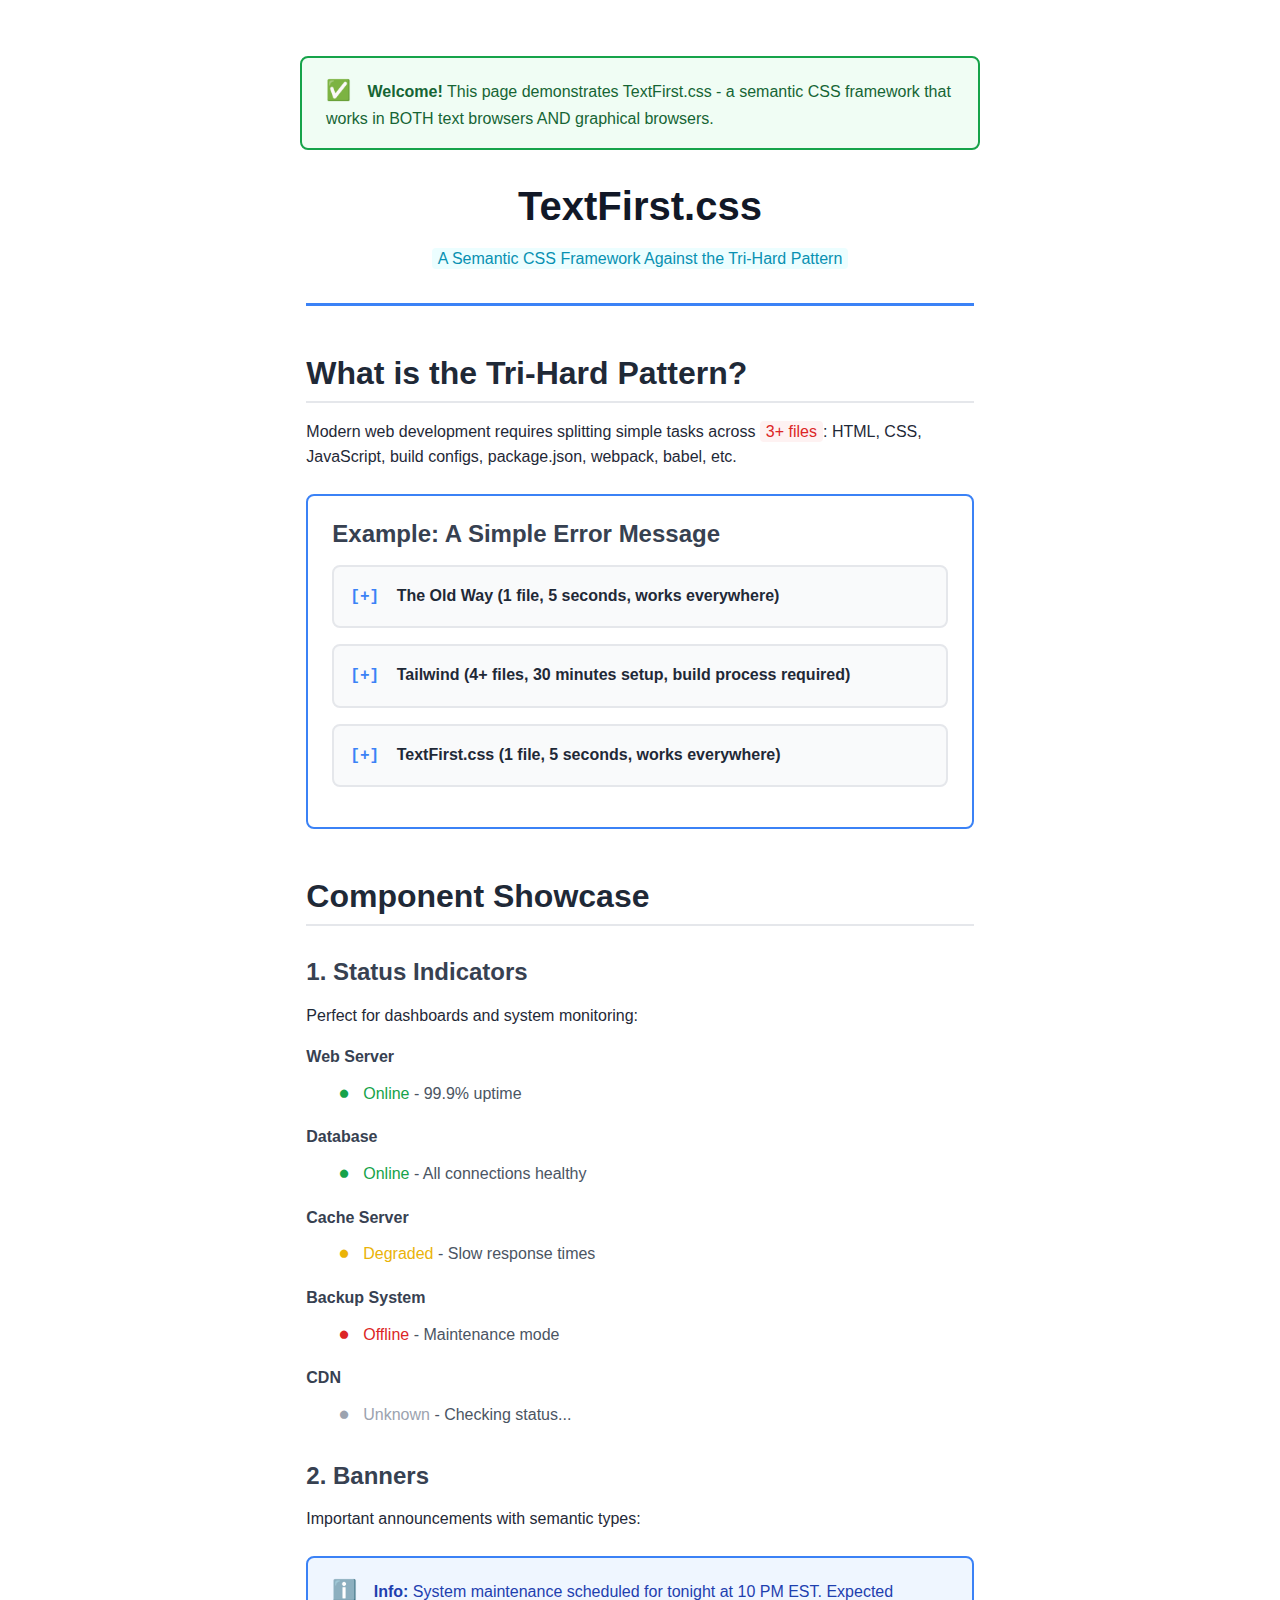
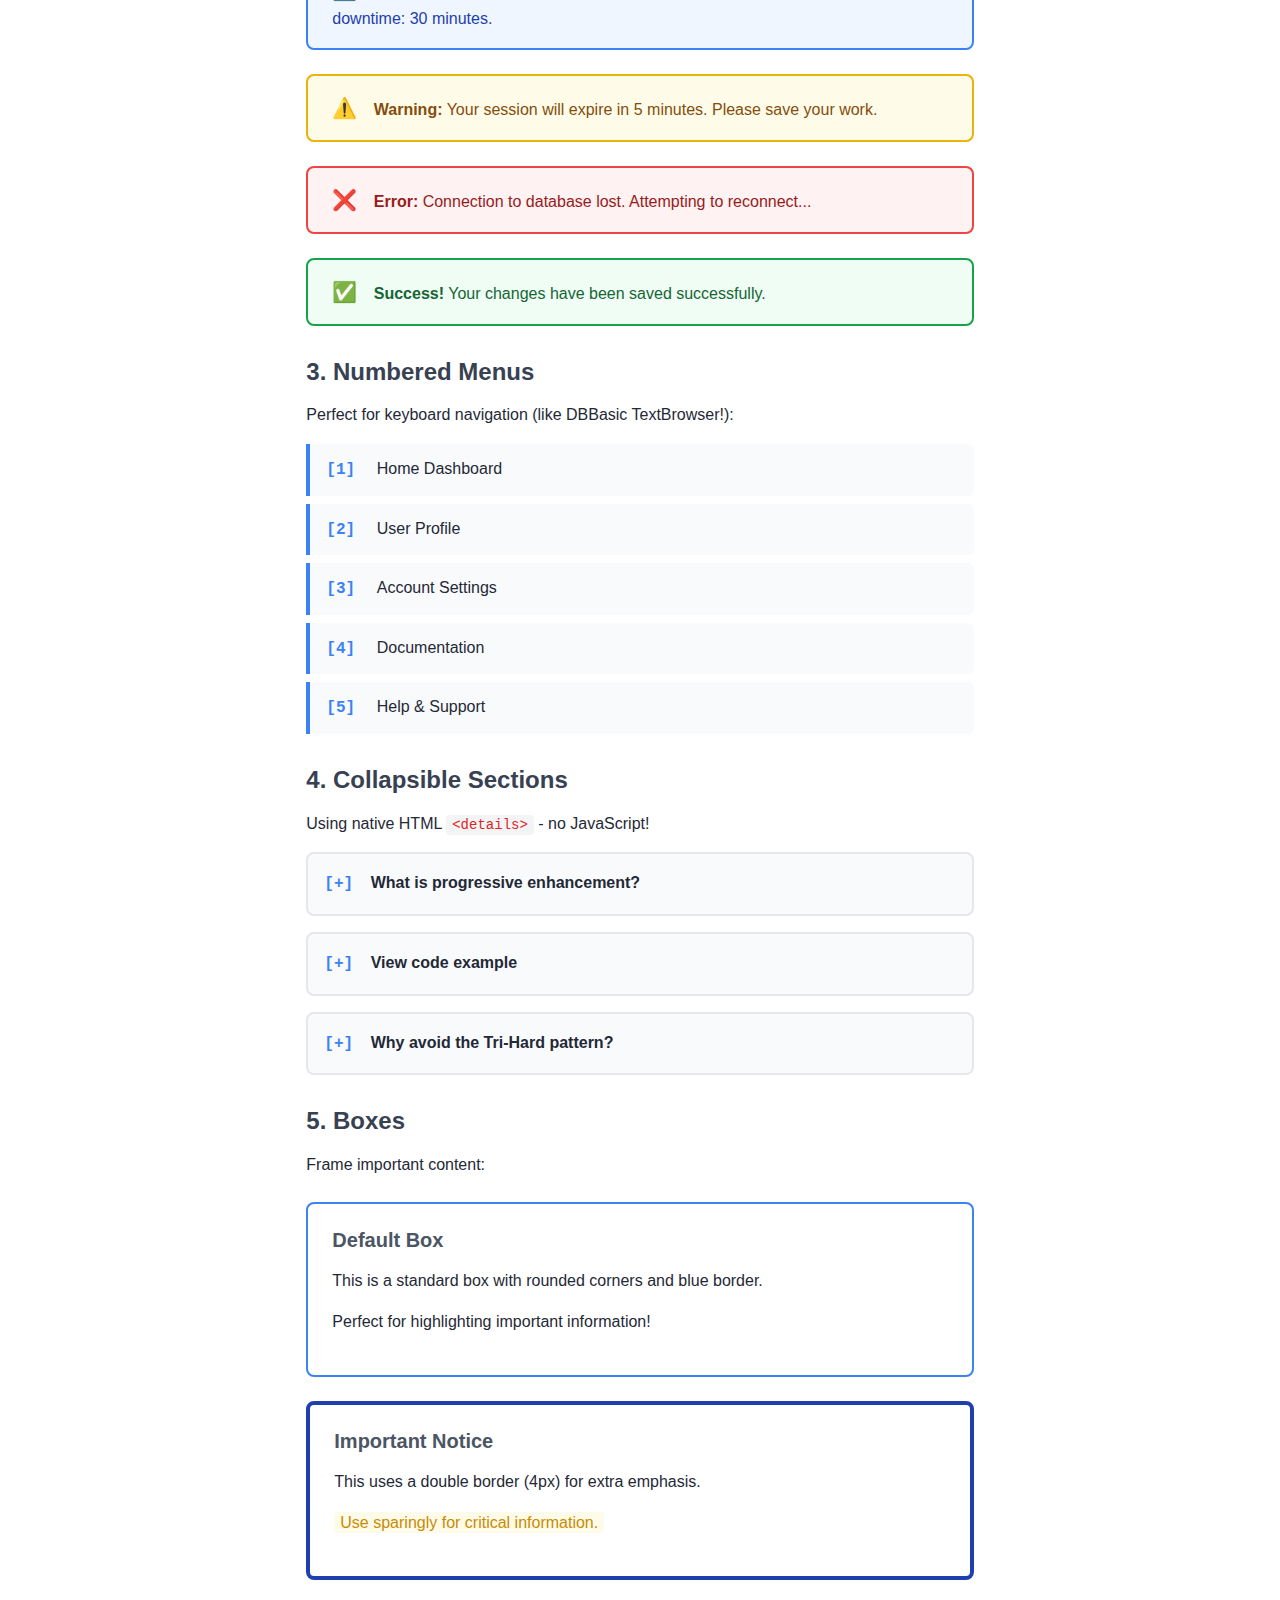
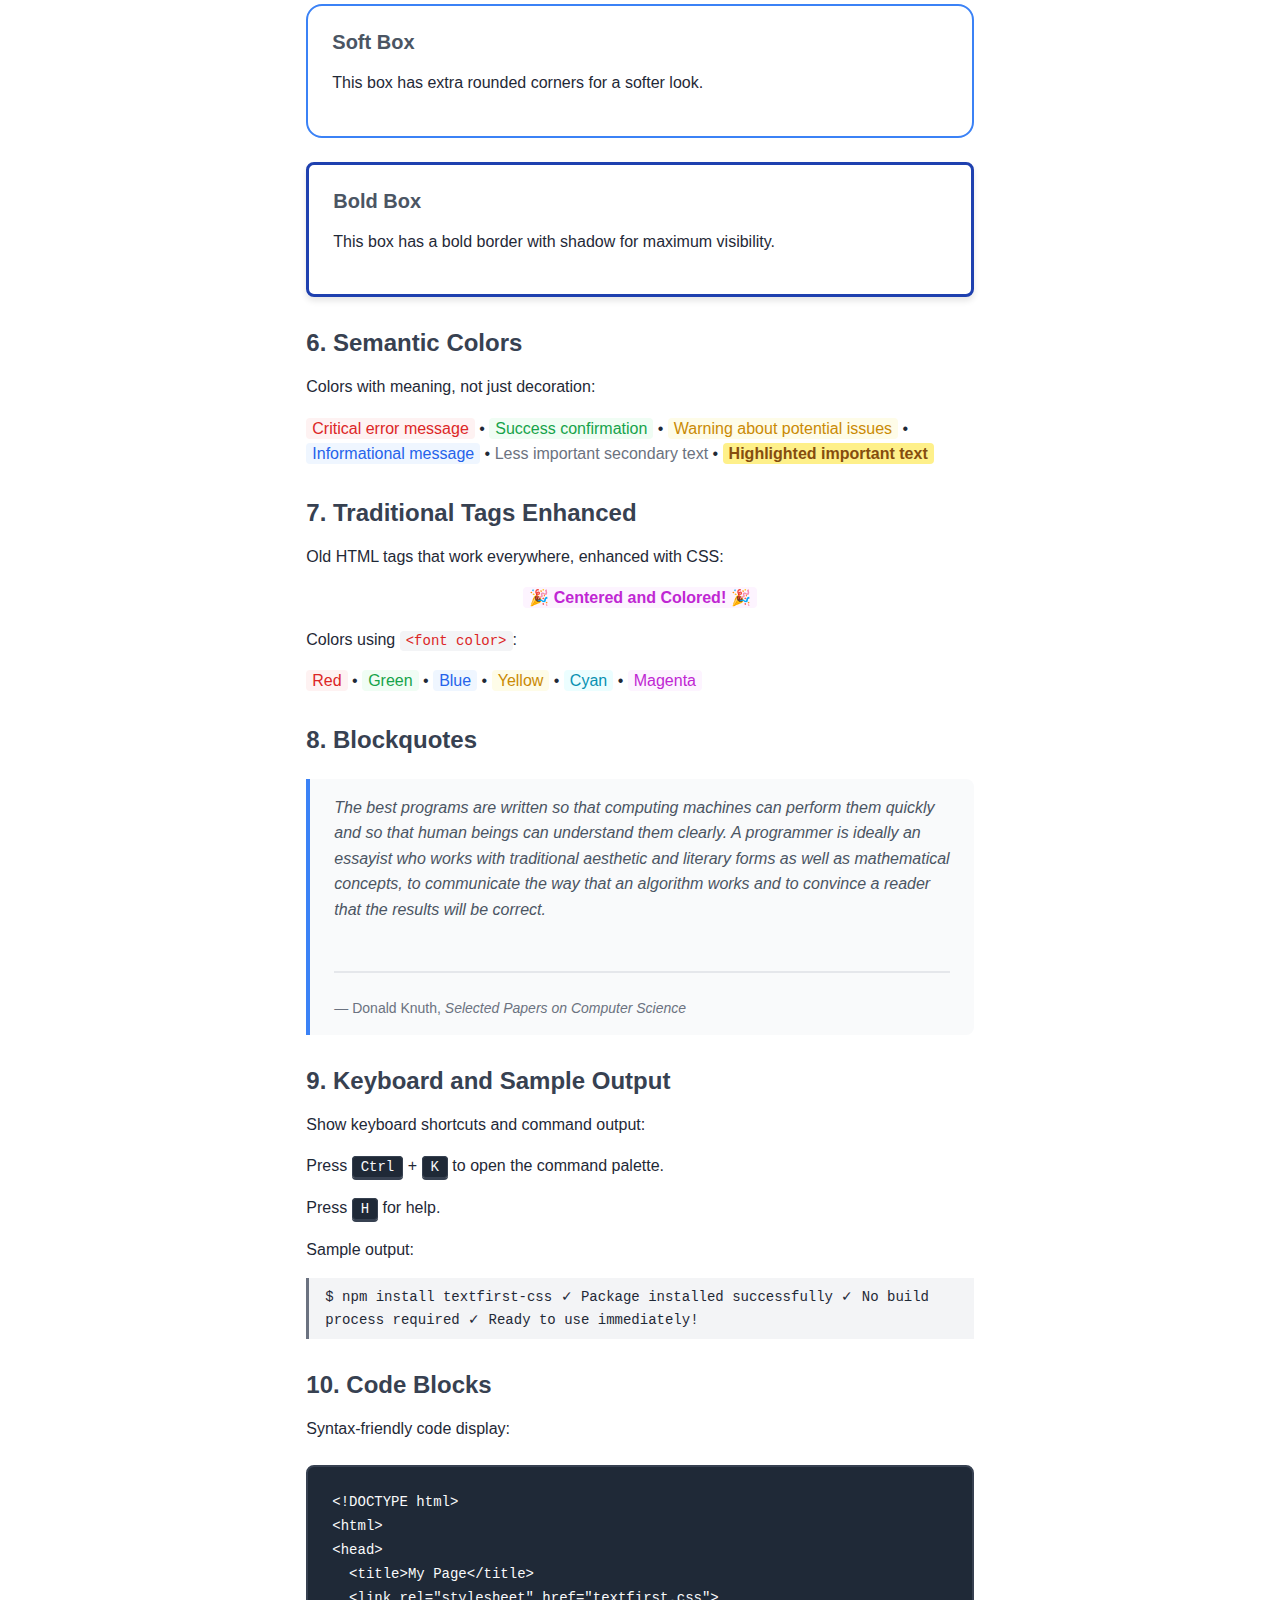
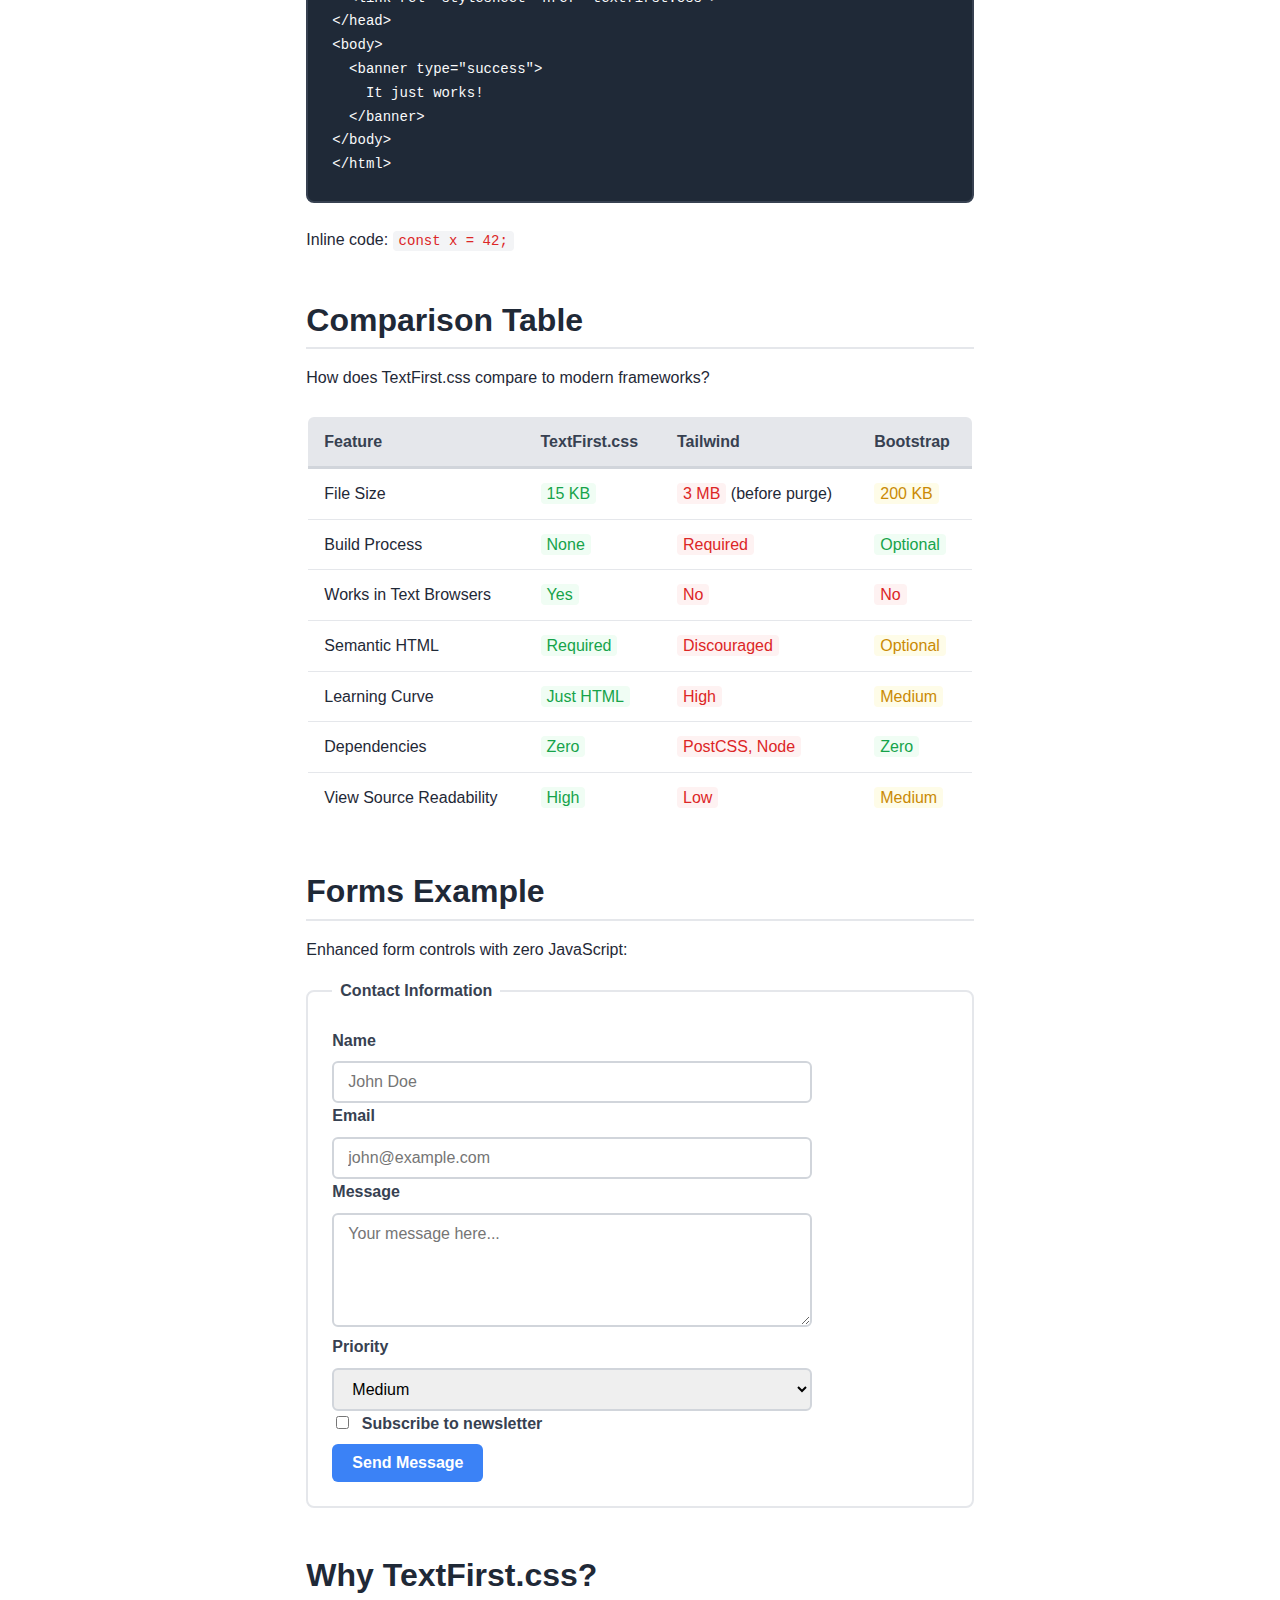
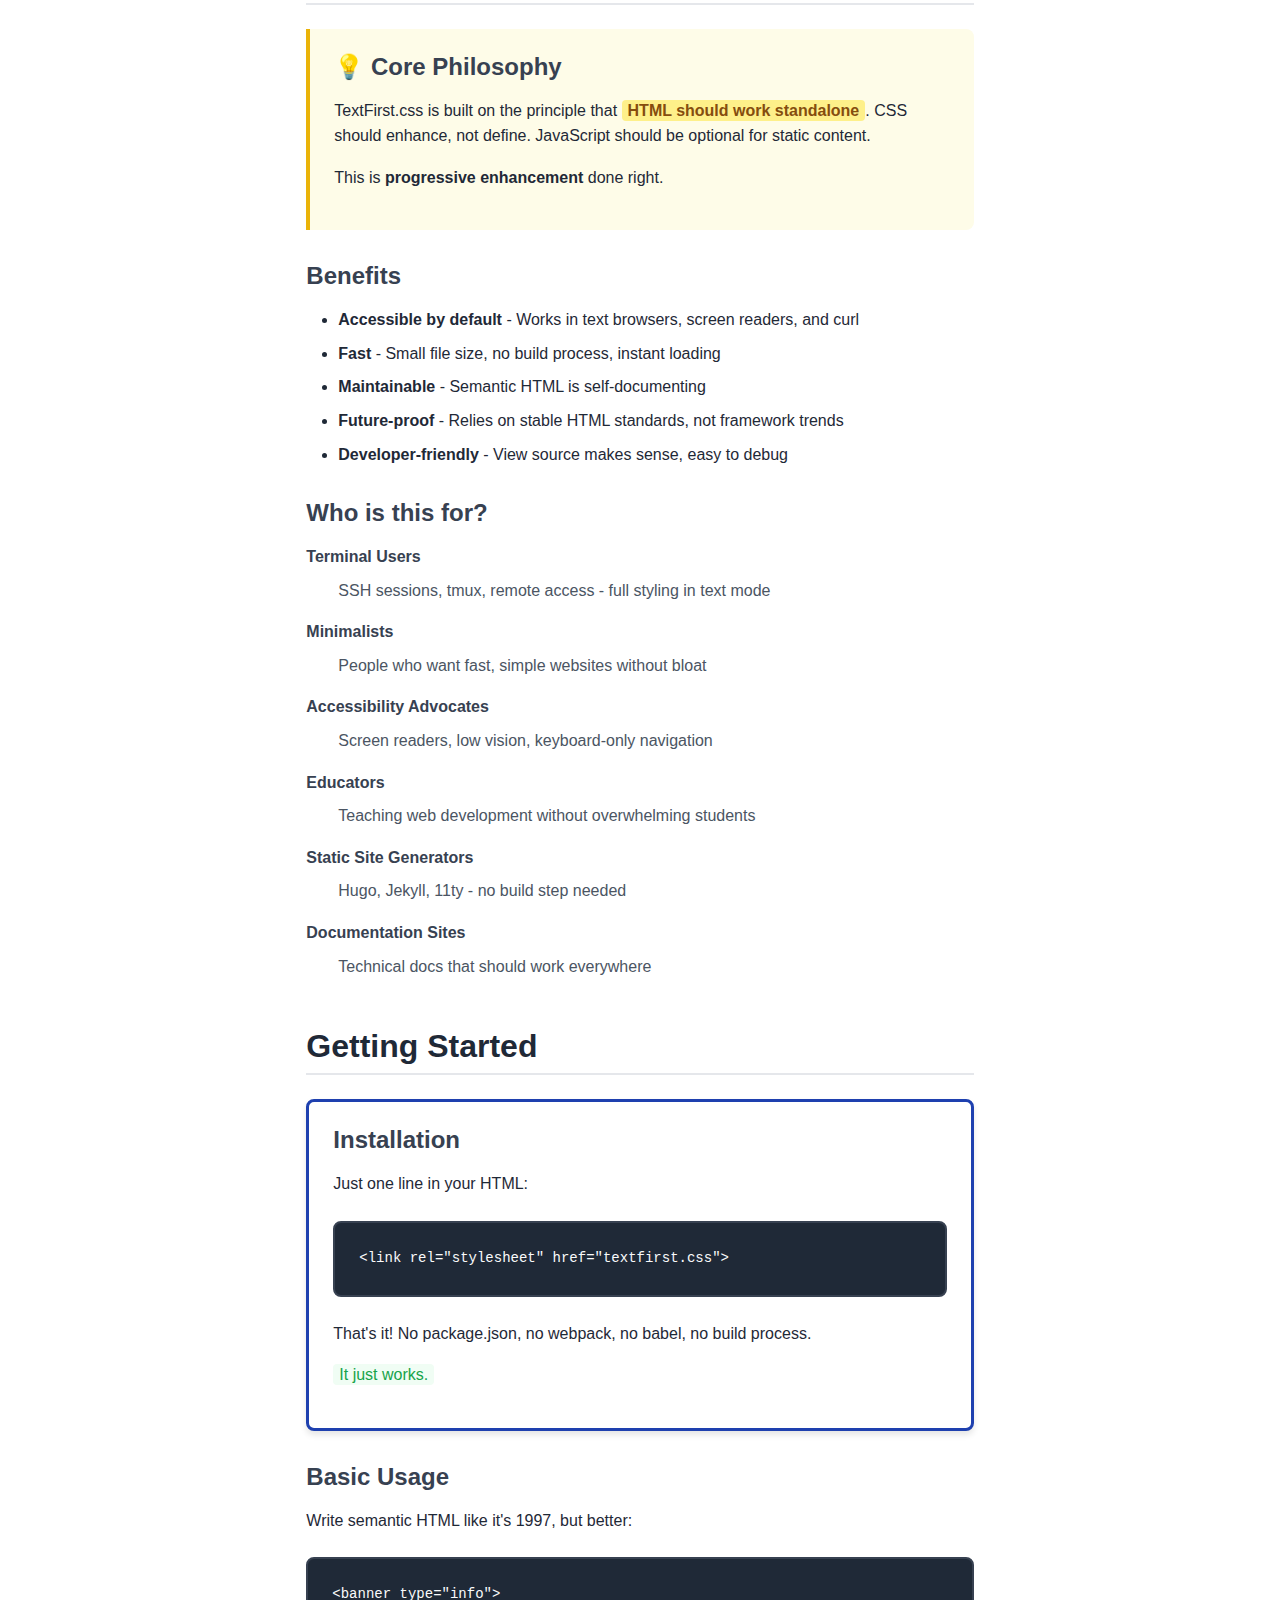
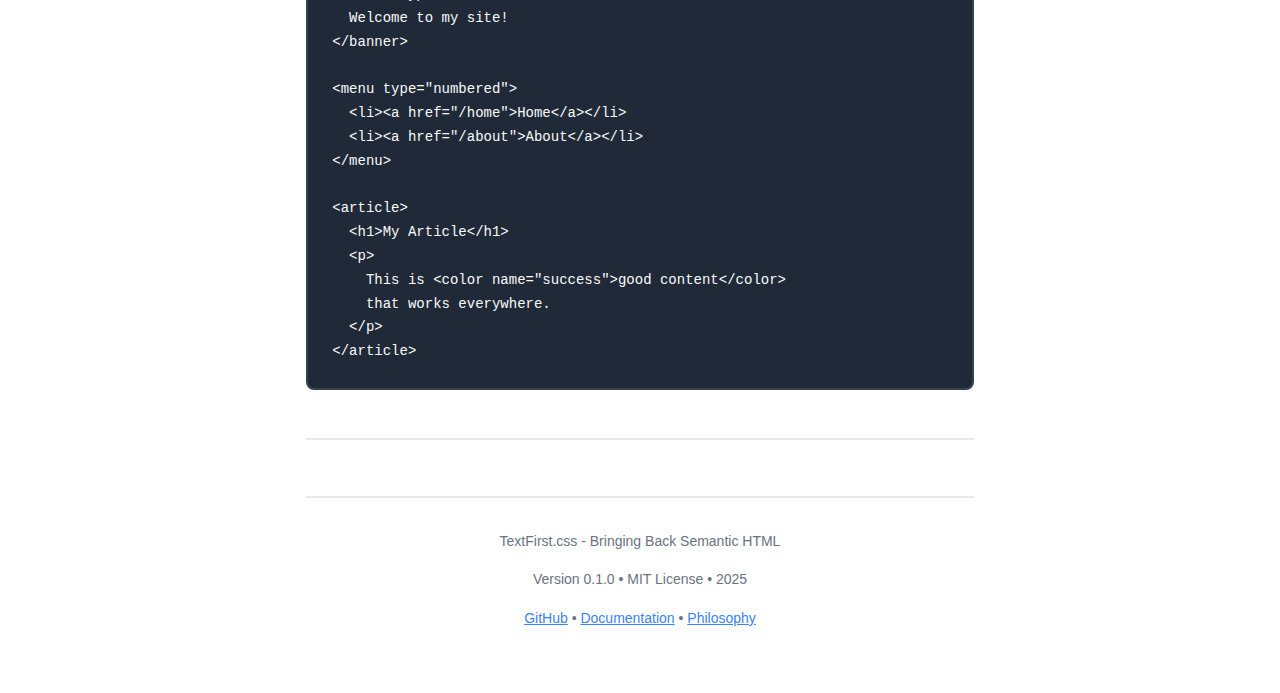
<file: demo/index.html>
<!DOCTYPE html>
<html lang="en">
<head>
    <meta charset="UTF-8">
    <meta name="viewport" content="width=device-width, initial-scale=1.0">
    <title>TextFirst.css Demo - Against the Tri-Hard Pattern</title>
    <link rel="stylesheet" href="../textfirst.css">
</head>
<body>

<banner type="success">
    <strong>Welcome!</strong> This page demonstrates TextFirst.css - a semantic CSS framework that works in BOTH text browsers AND graphical browsers.
</banner>

<article>
    <header>
        <center>
            <h1>TextFirst.css</h1>
            <p><font color="cyan">A Semantic CSS Framework Against the Tri-Hard Pattern</font></p>
        </center>
    </header>

    <section>
        <h2>What is the Tri-Hard Pattern?</h2>
        <p>
            Modern web development requires splitting simple tasks across
            <color name="error">3+ files</color>: HTML, CSS, JavaScript, build configs,
            package.json, webpack, babel, etc.
        </p>

        <box>
            <h3>Example: A Simple Error Message</h3>

            <details>
                <summary>The Old Way (1 file, 5 seconds, works everywhere)</summary>
                <pre><code>&lt;font color="red"&gt;&lt;b&gt;ERROR:&lt;/b&gt; File not found&lt;/font&gt;</code></pre>
                <p>
                    <color name="success">✓ Works immediately</color><br>
                    <color name="success">✓ No dependencies</color><br>
                    <color name="success">✓ Works in text browsers</color><br>
                    <color name="success">✓ View source is readable</color>
                </p>
            </details>

            <details>
                <summary>Tailwind (4+ files, 30 minutes setup, build process required)</summary>
                <pre><code>&lt;div class="bg-red-50 border border-red-400 text-red-700 px-4 py-3 rounded"&gt;
  &lt;strong class="font-bold"&gt;ERROR:&lt;/strong&gt; File not found
&lt;/div&gt;</code></pre>
                <p>
                    <color name="error">✗ Requires build process</color><br>
                    <color name="error">✗ Class soup (no semantic meaning)</color><br>
                    <color name="error">✗ Invisible in text browsers</color><br>
                    <color name="error">✗ 3 MB framework before purging</color>
                </p>
            </details>

            <details>
                <summary>TextFirst.css (1 file, 5 seconds, works everywhere)</summary>
                <pre><code>&lt;color name="error"&gt;&lt;b&gt;ERROR:&lt;/b&gt; File not found&lt;/color&gt;</code></pre>
                <p>
                    <color name="success">✓ Semantic HTML</color><br>
                    <color name="success">✓ Works in text browsers</color><br>
                    <color name="success">✓ Enhanced with CSS</color><br>
                    <color name="success">✓ 15 KB framework</color>
                </p>
            </details>
        </box>
    </section>

    <section>
        <h2>Component Showcase</h2>

        <h3>1. Status Indicators</h3>
        <p>Perfect for dashboards and system monitoring:</p>
        <dl>
            <dt>Web Server</dt>
            <dd><status value="online">Online</status> - 99.9% uptime</dd>

            <dt>Database</dt>
            <dd><status value="online">Online</status> - All connections healthy</dd>

            <dt>Cache Server</dt>
            <dd><status value="degraded">Degraded</status> - Slow response times</dd>

            <dt>Backup System</dt>
            <dd><status value="offline">Offline</status> - Maintenance mode</dd>

            <dt>CDN</dt>
            <dd><status value="unknown">Unknown</status> - Checking status...</dd>
        </dl>

        <h3>2. Banners</h3>
        <p>Important announcements with semantic types:</p>

        <banner type="info">
            <strong>Info:</strong> System maintenance scheduled for tonight at 10 PM EST. Expected downtime: 30 minutes.
        </banner>

        <banner type="warning">
            <strong>Warning:</strong> Your session will expire in 5 minutes. Please save your work.
        </banner>

        <banner type="error">
            <strong>Error:</strong> Connection to database lost. Attempting to reconnect...
        </banner>

        <banner type="success">
            <strong>Success!</strong> Your changes have been saved successfully.
        </banner>

        <h3>3. Numbered Menus</h3>
        <p>Perfect for keyboard navigation (like DBBasic TextBrowser!):</p>
        <menu type="numbered">
            <li><a href="#home">Home Dashboard</a></li>
            <li><a href="#profile">User Profile</a></li>
            <li><a href="#settings">Account Settings</a></li>
            <li><a href="#docs">Documentation</a></li>
            <li><a href="#support">Help & Support</a></li>
        </menu>

        <h3>4. Collapsible Sections</h3>
        <p>Using native HTML <code>&lt;details&gt;</code> - no JavaScript!</p>

        <details>
            <summary>What is progressive enhancement?</summary>
            <p>
                Progressive enhancement is a design philosophy that provides a baseline
                experience for all users, then enhances it for users with better browsers
                or capabilities.
            </p>
            <p>
                <color name="success">TextFirst.css embraces this!</color> Pages work in
                text browsers first, then CSS makes them prettier.
            </p>
        </details>

        <details>
            <summary>View code example</summary>
            <pre><code>function fetchPage(url) {
  const response = await fetch(url);
  const html = await response.text();
  return parseHTML(html);
}

// Works in text browsers!
// No framework needed!</code></pre>
        </details>

        <details>
            <summary>Why avoid the Tri-Hard pattern?</summary>
            <ul>
                <li>Reduces complexity</li>
                <li>Faster development</li>
                <li>Easier debugging</li>
                <li>Better accessibility</li>
                <li>Works without build tools</li>
            </ul>
        </details>

        <h3>5. Boxes</h3>
        <p>Frame important content:</p>

        <box>
            <h4>Default Box</h4>
            <p>This is a standard box with rounded corners and blue border.</p>
            <p>Perfect for highlighting important information!</p>
        </box>

        <box style="double">
            <h4>Important Notice</h4>
            <p>This uses a double border (4px) for extra emphasis.</p>
            <p><color name="warning">Use sparingly for critical information.</color></p>
        </box>

        <box style="rounded">
            <h4>Soft Box</h4>
            <p>This box has extra rounded corners for a softer look.</p>
        </box>

        <box style="bold">
            <h4>Bold Box</h4>
            <p>This box has a bold border with shadow for maximum visibility.</p>
        </box>

        <h3>6. Semantic Colors</h3>
        <p>Colors with meaning, not just decoration:</p>
        <p>
            <color name="error">Critical error message</color> •
            <color name="success">Success confirmation</color> •
            <color name="warning">Warning about potential issues</color> •
            <color name="info">Informational message</color> •
            <color name="muted">Less important secondary text</color> •
            <color name="highlight">Highlighted important text</color>
        </p>

        <h3>7. Traditional Tags Enhanced</h3>
        <p>Old HTML tags that work everywhere, enhanced with CSS:</p>

        <center>
            <font color="magenta"><b>🎉 Centered and Colored! 🎉</b></font>
        </center>

        <p>Colors using <code>&lt;font color&gt;</code>:</p>
        <p>
            <font color="red">Red</font> •
            <font color="green">Green</font> •
            <font color="blue">Blue</font> •
            <font color="yellow">Yellow</font> •
            <font color="cyan">Cyan</font> •
            <font color="magenta">Magenta</font>
        </p>

        <h3>8. Blockquotes</h3>
        <blockquote>
            The best programs are written so that computing machines can perform them
            quickly and so that human beings can understand them clearly. A programmer
            is ideally an essayist who works with traditional aesthetic and literary forms
            as well as mathematical concepts, to communicate the way that an algorithm works
            and to convince a reader that the results will be correct.
            <footer>— Donald Knuth, <cite>Selected Papers on Computer Science</cite></footer>
        </blockquote>

        <h3>9. Keyboard and Sample Output</h3>
        <p>Show keyboard shortcuts and command output:</p>
        <p>Press <kbd>Ctrl</kbd> + <kbd>K</kbd> to open the command palette.</p>
        <p>Press <kbd>H</kbd> for help.</p>

        <p>Sample output:</p>
        <samp>$ npm install textfirst-css
✓ Package installed successfully
✓ No build process required
✓ Ready to use immediately!</samp>

        <h3>10. Code Blocks</h3>
        <p>Syntax-friendly code display:</p>
        <pre><code>&lt;!DOCTYPE html&gt;
&lt;html&gt;
&lt;head&gt;
  &lt;title&gt;My Page&lt;/title&gt;
  &lt;link rel="stylesheet" href="textfirst.css"&gt;
&lt;/head&gt;
&lt;body&gt;
  &lt;banner type="success"&gt;
    It just works!
  &lt;/banner&gt;
&lt;/body&gt;
&lt;/html&gt;</code></pre>

        <p>Inline code: <code>const x = 42;</code></p>
    </section>

    <section>
        <h2>Comparison Table</h2>
        <p>How does TextFirst.css compare to modern frameworks?</p>

        <table simple>
            <thead>
                <tr>
                    <th>Feature</th>
                    <th>TextFirst.css</th>
                    <th>Tailwind</th>
                    <th>Bootstrap</th>
                </tr>
            </thead>
            <tbody>
                <tr>
                    <td>File Size</td>
                    <td><color name="success">15 KB</color></td>
                    <td><color name="error">3 MB</color> (before purge)</td>
                    <td><color name="warning">200 KB</color></td>
                </tr>
                <tr>
                    <td>Build Process</td>
                    <td><color name="success">None</color></td>
                    <td><color name="error">Required</color></td>
                    <td><color name="success">Optional</color></td>
                </tr>
                <tr>
                    <td>Works in Text Browsers</td>
                    <td><color name="success">Yes</color></td>
                    <td><color name="error">No</color></td>
                    <td><color name="error">No</color></td>
                </tr>
                <tr>
                    <td>Semantic HTML</td>
                    <td><color name="success">Required</color></td>
                    <td><color name="error">Discouraged</color></td>
                    <td><color name="warning">Optional</color></td>
                </tr>
                <tr>
                    <td>Learning Curve</td>
                    <td><color name="success">Just HTML</color></td>
                    <td><color name="error">High</color></td>
                    <td><color name="warning">Medium</color></td>
                </tr>
                <tr>
                    <td>Dependencies</td>
                    <td><color name="success">Zero</color></td>
                    <td><color name="error">PostCSS, Node</color></td>
                    <td><color name="success">Zero</color></td>
                </tr>
                <tr>
                    <td>View Source Readability</td>
                    <td><color name="success">High</color></td>
                    <td><color name="error">Low</color></td>
                    <td><color name="warning">Medium</color></td>
                </tr>
            </tbody>
        </table>
    </section>

    <section>
        <h2>Forms Example</h2>
        <p>Enhanced form controls with zero JavaScript:</p>

        <form>
            <fieldset>
                <legend>Contact Information</legend>

                <label for="name">Name</label>
                <input type="text" id="name" name="name" placeholder="John Doe">

                <label for="email">Email</label>
                <input type="email" id="email" name="email" placeholder="john@example.com">

                <label for="message">Message</label>
                <textarea id="message" name="message" rows="5" placeholder="Your message here..."></textarea>

                <label for="priority">Priority</label>
                <select id="priority" name="priority">
                    <option>Low</option>
                    <option selected>Medium</option>
                    <option>High</option>
                </select>

                <label>
                    <input type="checkbox" name="newsletter">
                    Subscribe to newsletter
                </label>

                <button type="submit">Send Message</button>
            </fieldset>
        </form>
    </section>

    <section>
        <h2>Why TextFirst.css?</h2>

        <aside>
            <h3>💡 Core Philosophy</h3>
            <p>
                TextFirst.css is built on the principle that <color name="highlight">HTML should work standalone</color>.
                CSS should enhance, not define. JavaScript should be optional for static content.
            </p>
            <p>
                This is <strong>progressive enhancement</strong> done right.
            </p>
        </aside>

        <h3>Benefits</h3>
        <ul>
            <li><strong>Accessible by default</strong> - Works in text browsers, screen readers, and curl</li>
            <li><strong>Fast</strong> - Small file size, no build process, instant loading</li>
            <li><strong>Maintainable</strong> - Semantic HTML is self-documenting</li>
            <li><strong>Future-proof</strong> - Relies on stable HTML standards, not framework trends</li>
            <li><strong>Developer-friendly</strong> - View source makes sense, easy to debug</li>
        </ul>

        <h3>Who is this for?</h3>
        <dl>
            <dt>Terminal Users</dt>
            <dd>SSH sessions, tmux, remote access - full styling in text mode</dd>

            <dt>Minimalists</dt>
            <dd>People who want fast, simple websites without bloat</dd>

            <dt>Accessibility Advocates</dt>
            <dd>Screen readers, low vision, keyboard-only navigation</dd>

            <dt>Educators</dt>
            <dd>Teaching web development without overwhelming students</dd>

            <dt>Static Site Generators</dt>
            <dd>Hugo, Jekyll, 11ty - no build step needed</dd>

            <dt>Documentation Sites</dt>
            <dd>Technical docs that should work everywhere</dd>
        </dl>
    </section>

    <section>
        <h2>Getting Started</h2>

        <box style="bold">
            <h3>Installation</h3>
            <p>Just one line in your HTML:</p>
            <pre><code>&lt;link rel="stylesheet" href="textfirst.css"&gt;</code></pre>
            <p>That's it! No package.json, no webpack, no babel, no build process.</p>
            <p><color name="success">It just works.</color></p>
        </box>

        <h3>Basic Usage</h3>
        <p>Write semantic HTML like it's 1997, but better:</p>
        <pre><code>&lt;banner type="info"&gt;
  Welcome to my site!
&lt;/banner&gt;

&lt;menu type="numbered"&gt;
  &lt;li&gt;&lt;a href="/home"&gt;Home&lt;/a&gt;&lt;/li&gt;
  &lt;li&gt;&lt;a href="/about"&gt;About&lt;/a&gt;&lt;/li&gt;
&lt;/menu&gt;

&lt;article&gt;
  &lt;h1&gt;My Article&lt;/h1&gt;
  &lt;p&gt;
    This is &lt;color name="success"&gt;good content&lt;/color&gt;
    that works everywhere.
  &lt;/p&gt;
&lt;/article&gt;</code></pre>
    </section>

    <footer>
        <hr>
        <center>
            <p><color name="muted">TextFirst.css - Bringing Back Semantic HTML</color></p>
            <p><color name="muted">Version 0.1.0 • MIT License • 2025</color></p>
            <p>
                <a href="https://github.com/yourusername/textfirst-css">GitHub</a> •
                <a href="../TEXT-WEB-HTML.md">Documentation</a> •
                <a href="../SEMANTIC-CSS-FRAMEWORK.md">Philosophy</a>
            </p>
        </center>
    </footer>
</article>

</body>
</html>
</file>
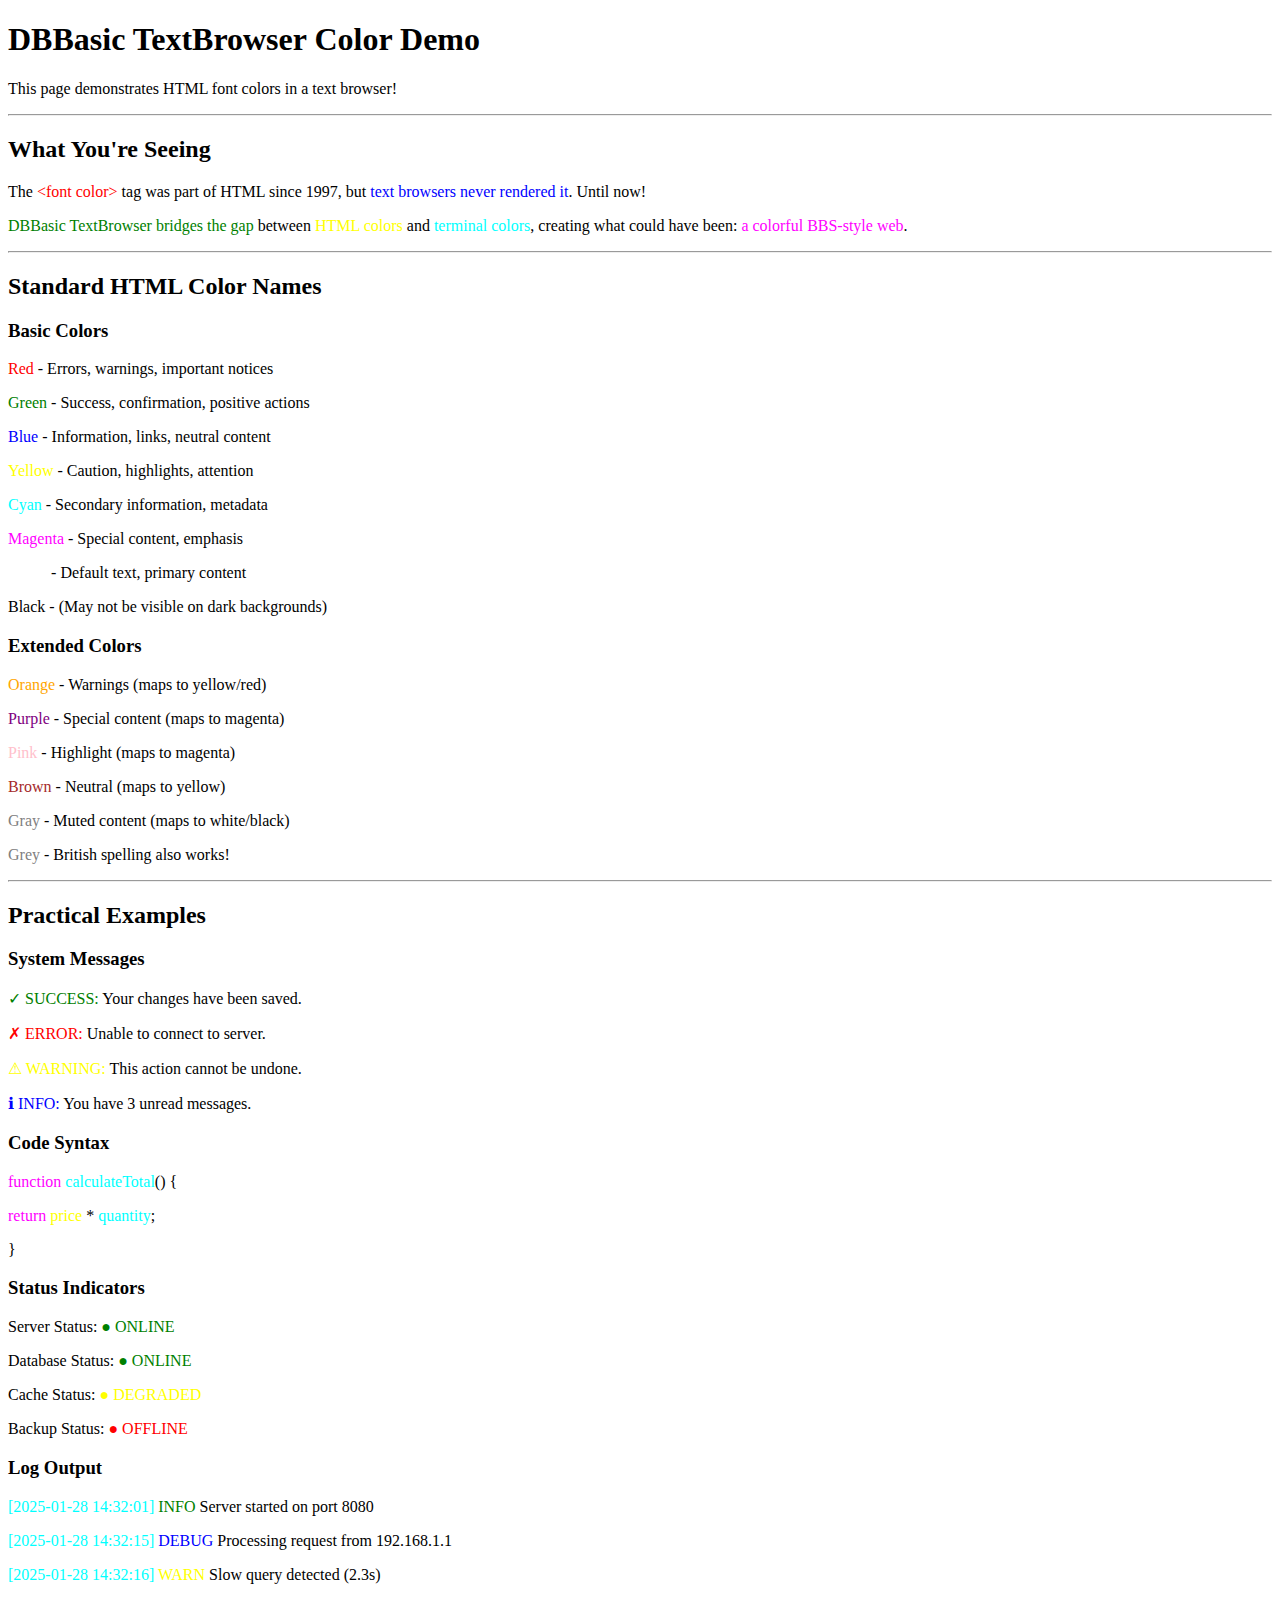
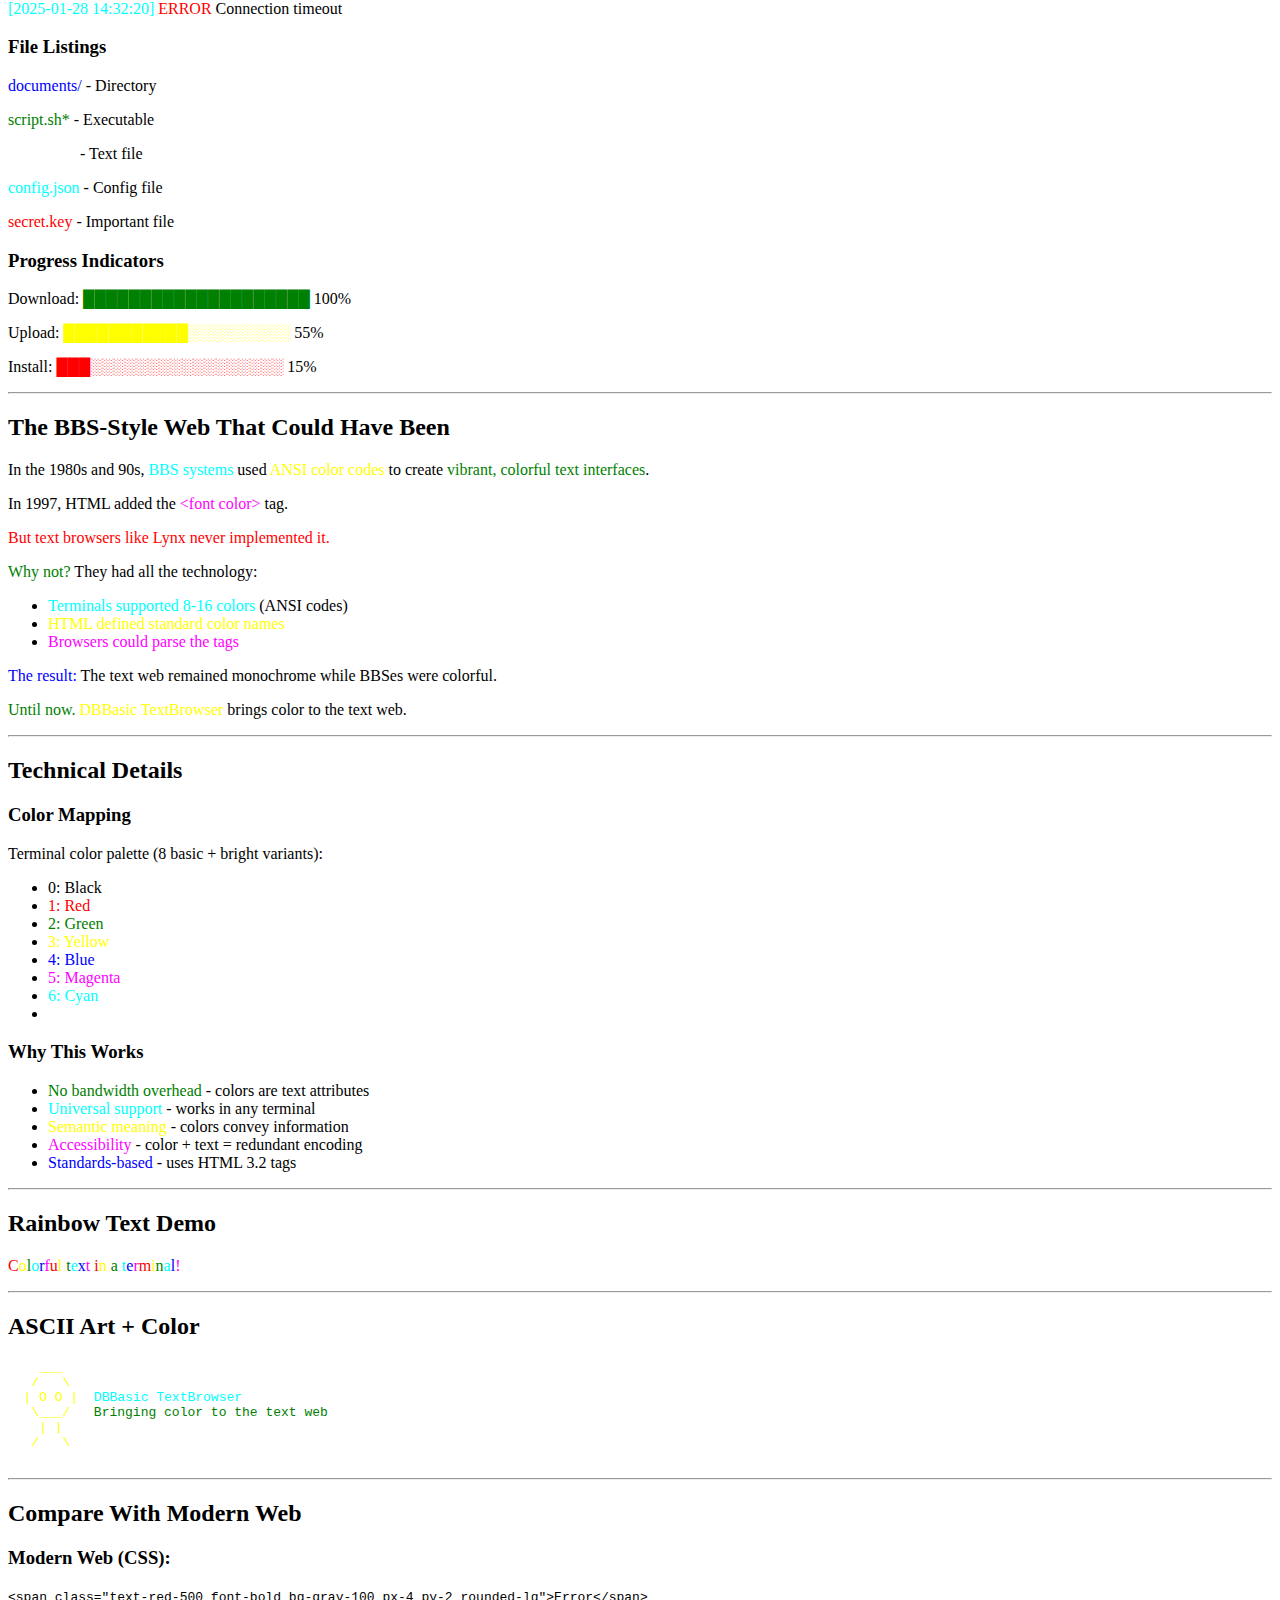
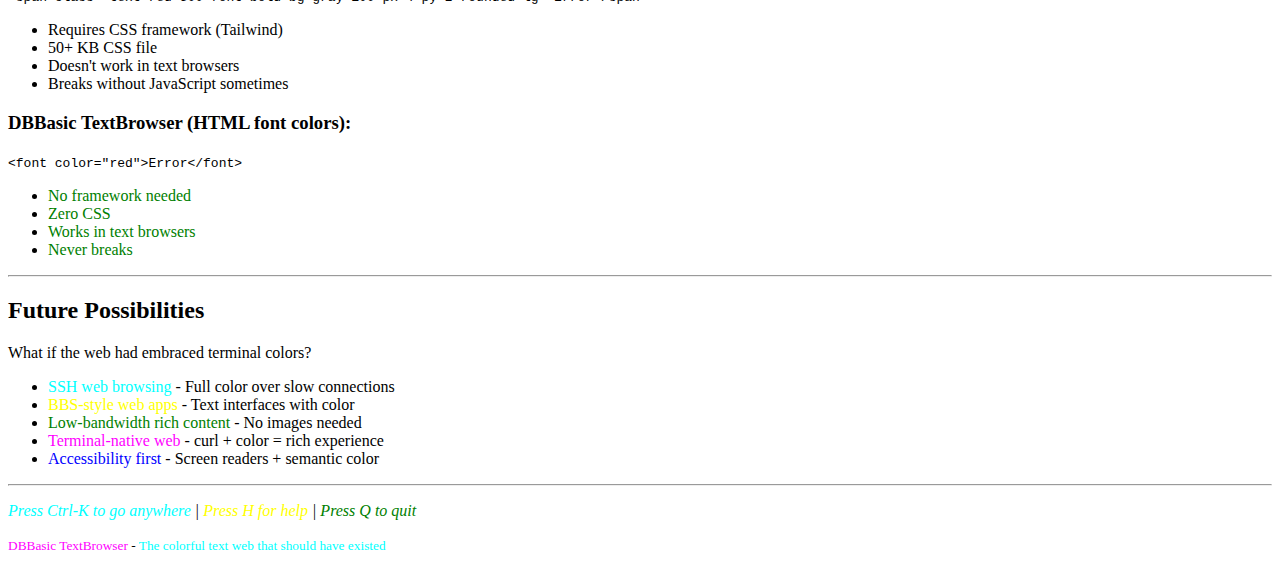
<file: demo.html>
<!DOCTYPE html>
<html lang="en">
<head>
    <meta charset="UTF-8">
    <meta name="viewport" content="width=device-width, initial-scale=1.0">
    <title>Color Demo - DBBasic TextBrowser</title>
</head>
<body>
    <h1>DBBasic TextBrowser Color Demo</h1>
    <p>This page demonstrates HTML font colors in a text browser!</p>

    <hr>

    <h2>What You're Seeing</h2>
    <p>The <font color="red">&lt;font color&gt;</font> tag was part of HTML since 1997, but <font color="blue">text browsers never rendered it</font>. Until now!</p>

    <p><font color="green">DBBasic TextBrowser bridges the gap</font> between <font color="yellow">HTML colors</font> and <font color="cyan">terminal colors</font>, creating what could have been: <font color="magenta">a colorful BBS-style web</font>.</p>

    <hr>

    <h2>Standard HTML Color Names</h2>

    <h3>Basic Colors</h3>
    <p><font color="red">Red</font> - Errors, warnings, important notices</p>
    <p><font color="green">Green</font> - Success, confirmation, positive actions</p>
    <p><font color="blue">Blue</font> - Information, links, neutral content</p>
    <p><font color="yellow">Yellow</font> - Caution, highlights, attention</p>
    <p><font color="cyan">Cyan</font> - Secondary information, metadata</p>
    <p><font color="magenta">Magenta</font> - Special content, emphasis</p>
    <p><font color="white">White</font> - Default text, primary content</p>
    <p><font color="black">Black</font> - (May not be visible on dark backgrounds)</p>

    <h3>Extended Colors</h3>
    <p><font color="orange">Orange</font> - Warnings (maps to yellow/red)</p>
    <p><font color="purple">Purple</font> - Special content (maps to magenta)</p>
    <p><font color="pink">Pink</font> - Highlight (maps to magenta)</p>
    <p><font color="brown">Brown</font> - Neutral (maps to yellow)</p>
    <p><font color="gray">Gray</font> - Muted content (maps to white/black)</p>
    <p><font color="grey">Grey</font> - British spelling also works!</p>

    <hr>

    <h2>Practical Examples</h2>

    <h3>System Messages</h3>
    <p><font color="green">✓ SUCCESS:</font> Your changes have been saved.</p>
    <p><font color="red">✗ ERROR:</font> Unable to connect to server.</p>
    <p><font color="yellow">⚠ WARNING:</font> This action cannot be undone.</p>
    <p><font color="blue">ℹ INFO:</font> You have 3 unread messages.</p>

    <h3>Code Syntax</h3>
    <p><font color="magenta">function</font> <font color="cyan">calculateTotal</font>() {</p>
    <p>  <font color="magenta">return</font> <font color="yellow">price</font> * <font color="cyan">quantity</font>;</p>
    <p>}</p>

    <h3>Status Indicators</h3>
    <p>Server Status: <font color="green">● ONLINE</font></p>
    <p>Database Status: <font color="green">● ONLINE</font></p>
    <p>Cache Status: <font color="yellow">● DEGRADED</font></p>
    <p>Backup Status: <font color="red">● OFFLINE</font></p>

    <h3>Log Output</h3>
    <p><font color="cyan">[2025-01-28 14:32:01]</font> <font color="green">INFO</font> Server started on port 8080</p>
    <p><font color="cyan">[2025-01-28 14:32:15]</font> <font color="blue">DEBUG</font> Processing request from 192.168.1.1</p>
    <p><font color="cyan">[2025-01-28 14:32:16]</font> <font color="yellow">WARN</font> Slow query detected (2.3s)</p>
    <p><font color="cyan">[2025-01-28 14:32:20]</font> <font color="red">ERROR</font> Connection timeout</p>

    <h3>File Listings</h3>
    <p><font color="blue">documents/</font> - Directory</p>
    <p><font color="green">script.sh*</font> - Executable</p>
    <p><font color="white">readme.txt</font> - Text file</p>
    <p><font color="cyan">config.json</font> - Config file</p>
    <p><font color="red">secret.key</font> - Important file</p>

    <h3>Progress Indicators</h3>
    <p>Download: <font color="green">████████████████████</font> 100%</p>
    <p>Upload:   <font color="yellow">███████████░░░░░░░░░</font> 55%</p>
    <p>Install:  <font color="red">███░░░░░░░░░░░░░░░░░</font> 15%</p>

    <hr>

    <h2>The BBS-Style Web That Could Have Been</h2>

    <p>In the 1980s and 90s, <font color="cyan">BBS systems</font> used <font color="yellow">ANSI color codes</font> to create <font color="green">vibrant, colorful text interfaces</font>.</p>

    <p>In 1997, HTML added the <font color="magenta">&lt;font color&gt;</font> tag.</p>

    <p><font color="red">But text browsers like Lynx never implemented it.</font></p>

    <p><font color="green">Why not?</font> They had all the technology:</p>
    <ul>
        <li><font color="cyan">Terminals supported 8-16 colors</font> (ANSI codes)</li>
        <li><font color="yellow">HTML defined standard color names</font></li>
        <li><font color="magenta">Browsers could parse the tags</font></li>
    </ul>

    <p><font color="blue">The result:</font> The text web remained monochrome while BBSes were colorful.</p>

    <p><font color="green">Until now.</font> <font color="yellow">DBBasic TextBrowser</font> brings color to the text web.</p>

    <hr>

    <h2>Technical Details</h2>

    <h3>Color Mapping</h3>
    <p>Terminal color palette (8 basic + bright variants):</p>
    <ul>
        <li><font color="black">0: Black</font></li>
        <li><font color="red">1: Red</font></li>
        <li><font color="green">2: Green</font></li>
        <li><font color="yellow">3: Yellow</font></li>
        <li><font color="blue">4: Blue</font></li>
        <li><font color="magenta">5: Magenta</font></li>
        <li><font color="cyan">6: Cyan</font></li>
        <li><font color="white">7: White</font></li>
    </ul>

    <h3>Why This Works</h3>
    <ul>
        <li><font color="green">No bandwidth overhead</font> - colors are text attributes</li>
        <li><font color="cyan">Universal support</font> - works in any terminal</li>
        <li><font color="yellow">Semantic meaning</font> - colors convey information</li>
        <li><font color="magenta">Accessibility</font> - color + text = redundant encoding</li>
        <li><font color="blue">Standards-based</font> - uses HTML 3.2 tags</li>
    </ul>

    <hr>

    <h2>Rainbow Text Demo</h2>
    <p>
        <font color="red">C</font><font color="yellow">o</font><font color="green">l</font><font color="cyan">o</font><font color="blue">r</font><font color="magenta">f</font><font color="red">u</font><font color="yellow">l</font>
        <font color="green">t</font><font color="cyan">e</font><font color="blue">x</font><font color="magenta">t</font>
        <font color="red">i</font><font color="yellow">n</font>
        <font color="green">a</font>
        <font color="cyan">t</font><font color="blue">e</font><font color="magenta">r</font><font color="red">m</font><font color="yellow">i</font><font color="green">n</font><font color="cyan">a</font><font color="blue">l</font><font color="magenta">!</font>
    </p>

    <hr>

    <h2>ASCII Art + Color</h2>
    <pre>
<font color="yellow">    ___</font>
<font color="yellow">   /   \</font>
<font color="yellow">  | O O |</font>  <font color="cyan">DBBasic TextBrowser</font>
<font color="yellow">   \___/</font>   <font color="green">Bringing color to the text web</font>
<font color="yellow">    | |</font>
<font color="yellow">   /   \</font>
    </pre>

    <hr>

    <h2>Compare With Modern Web</h2>

    <h3>Modern Web (CSS):</h3>
    <p><code>&lt;span class="text-red-500 font-bold bg-gray-100 px-4 py-2 rounded-lg"&gt;Error&lt;/span&gt;</code></p>
    <ul>
        <li>Requires CSS framework (Tailwind)</li>
        <li>50+ KB CSS file</li>
        <li>Doesn't work in text browsers</li>
        <li>Breaks without JavaScript sometimes</li>
    </ul>

    <h3>DBBasic TextBrowser (HTML font colors):</h3>
    <p><code>&lt;font color="red"&gt;Error&lt;/font&gt;</code></p>
    <ul>
        <li><font color="green">No framework needed</font></li>
        <li><font color="green">Zero CSS</font></li>
        <li><font color="green">Works in text browsers</font></li>
        <li><font color="green">Never breaks</font></li>
    </ul>

    <hr>

    <h2>Future Possibilities</h2>
    <p>What if the web had embraced terminal colors?</p>
    <ul>
        <li><font color="cyan">SSH web browsing</font> - Full color over slow connections</li>
        <li><font color="yellow">BBS-style web apps</font> - Text interfaces with color</li>
        <li><font color="green">Low-bandwidth rich content</font> - No images needed</li>
        <li><font color="magenta">Terminal-native web</font> - curl + color = rich experience</li>
        <li><font color="blue">Accessibility first</font> - Screen readers + semantic color</li>
    </ul>

    <hr>

    <p><em><font color="cyan">Press Ctrl-K to go anywhere</font> | <font color="yellow">Press H for help</font> | <font color="green">Press Q to quit</font></em></p>

    <p><small><font color="magenta">DBBasic TextBrowser</font> - <font color="cyan">The colorful text web that should have existed</font></small></p>
</body>
</html>
</file>
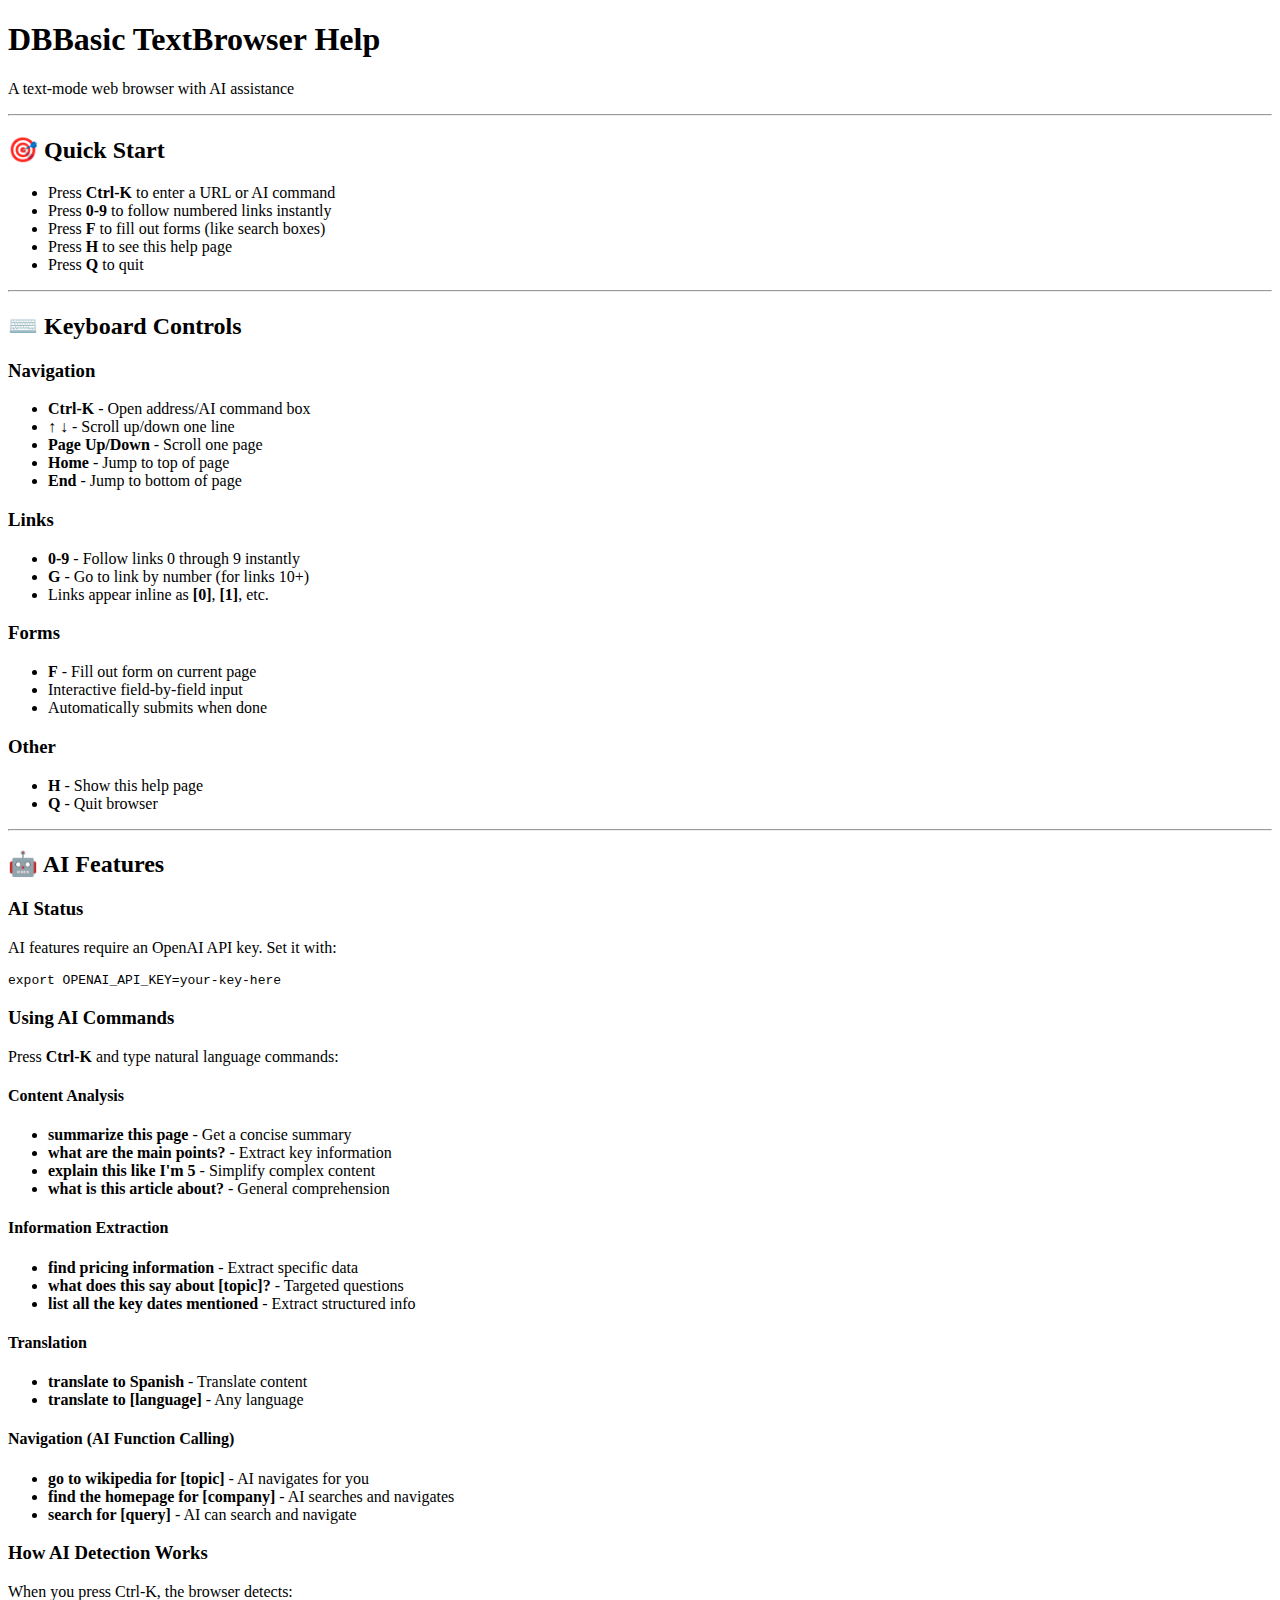
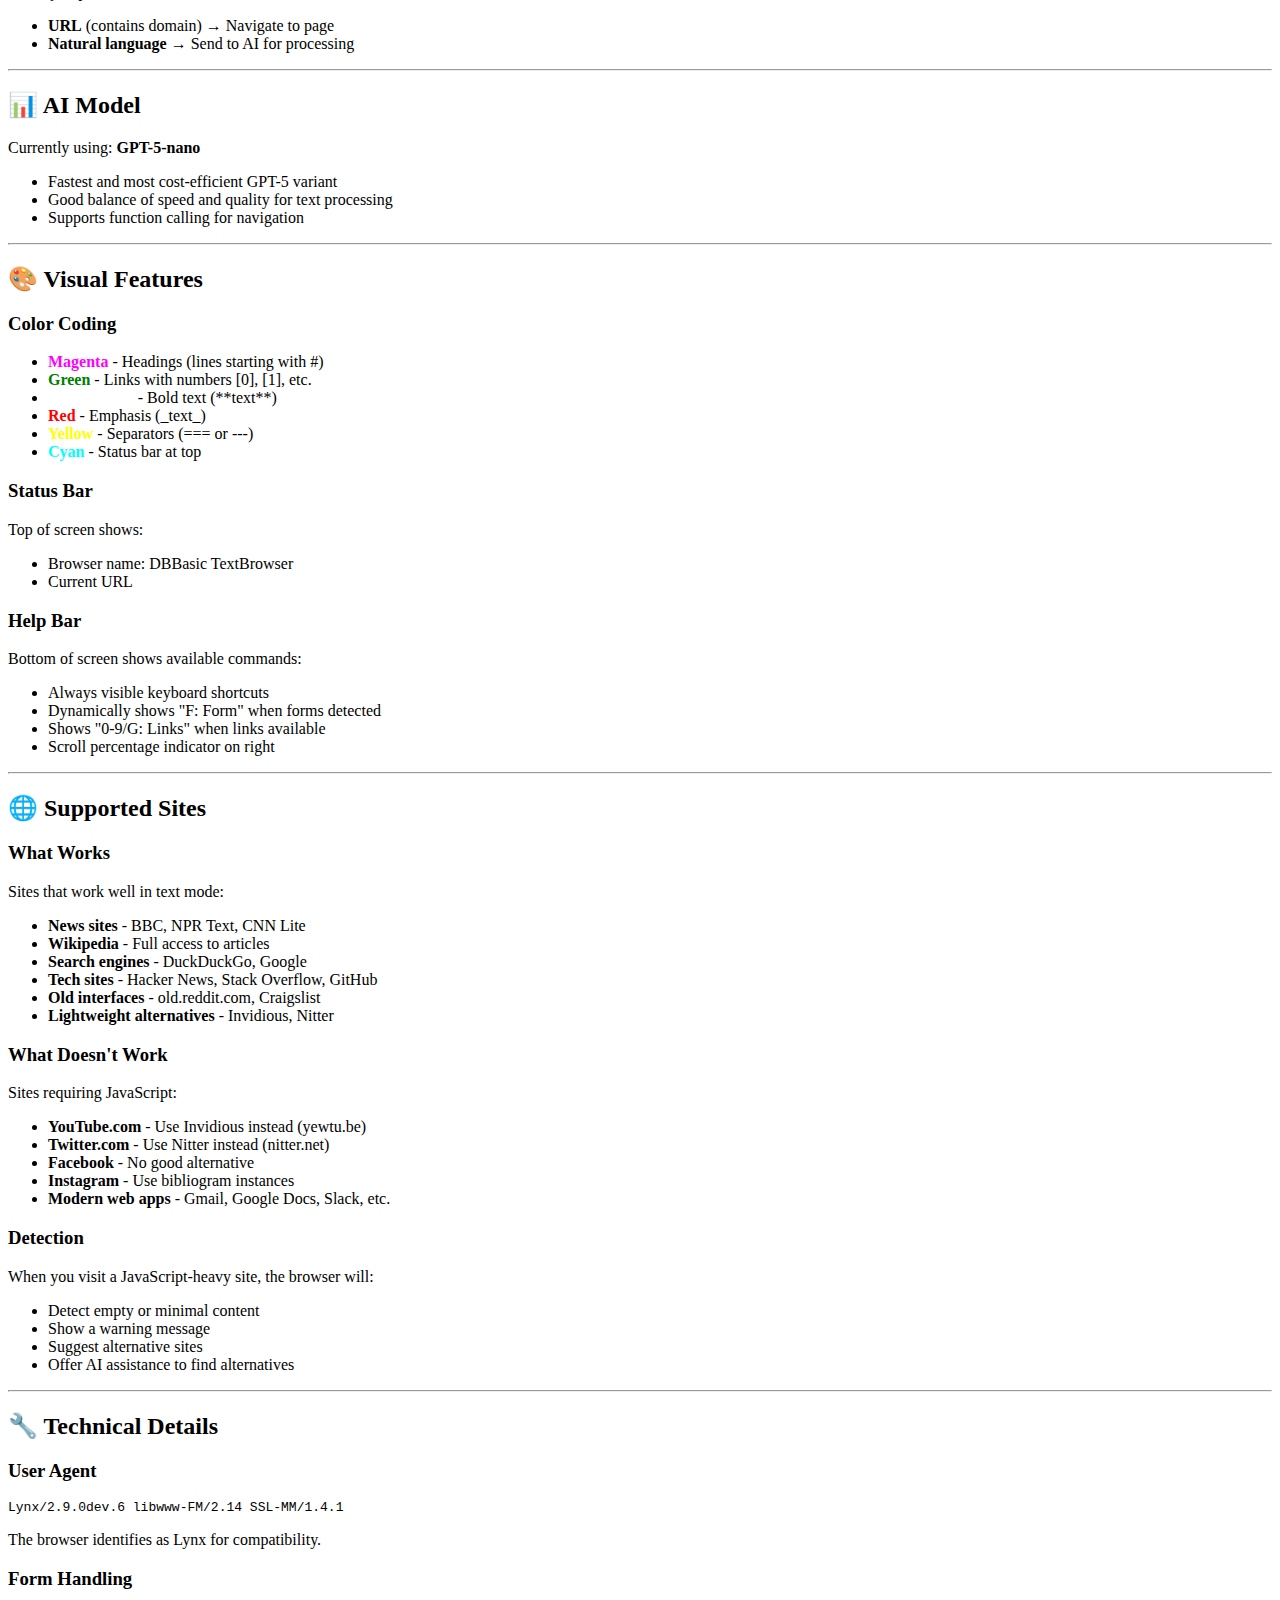
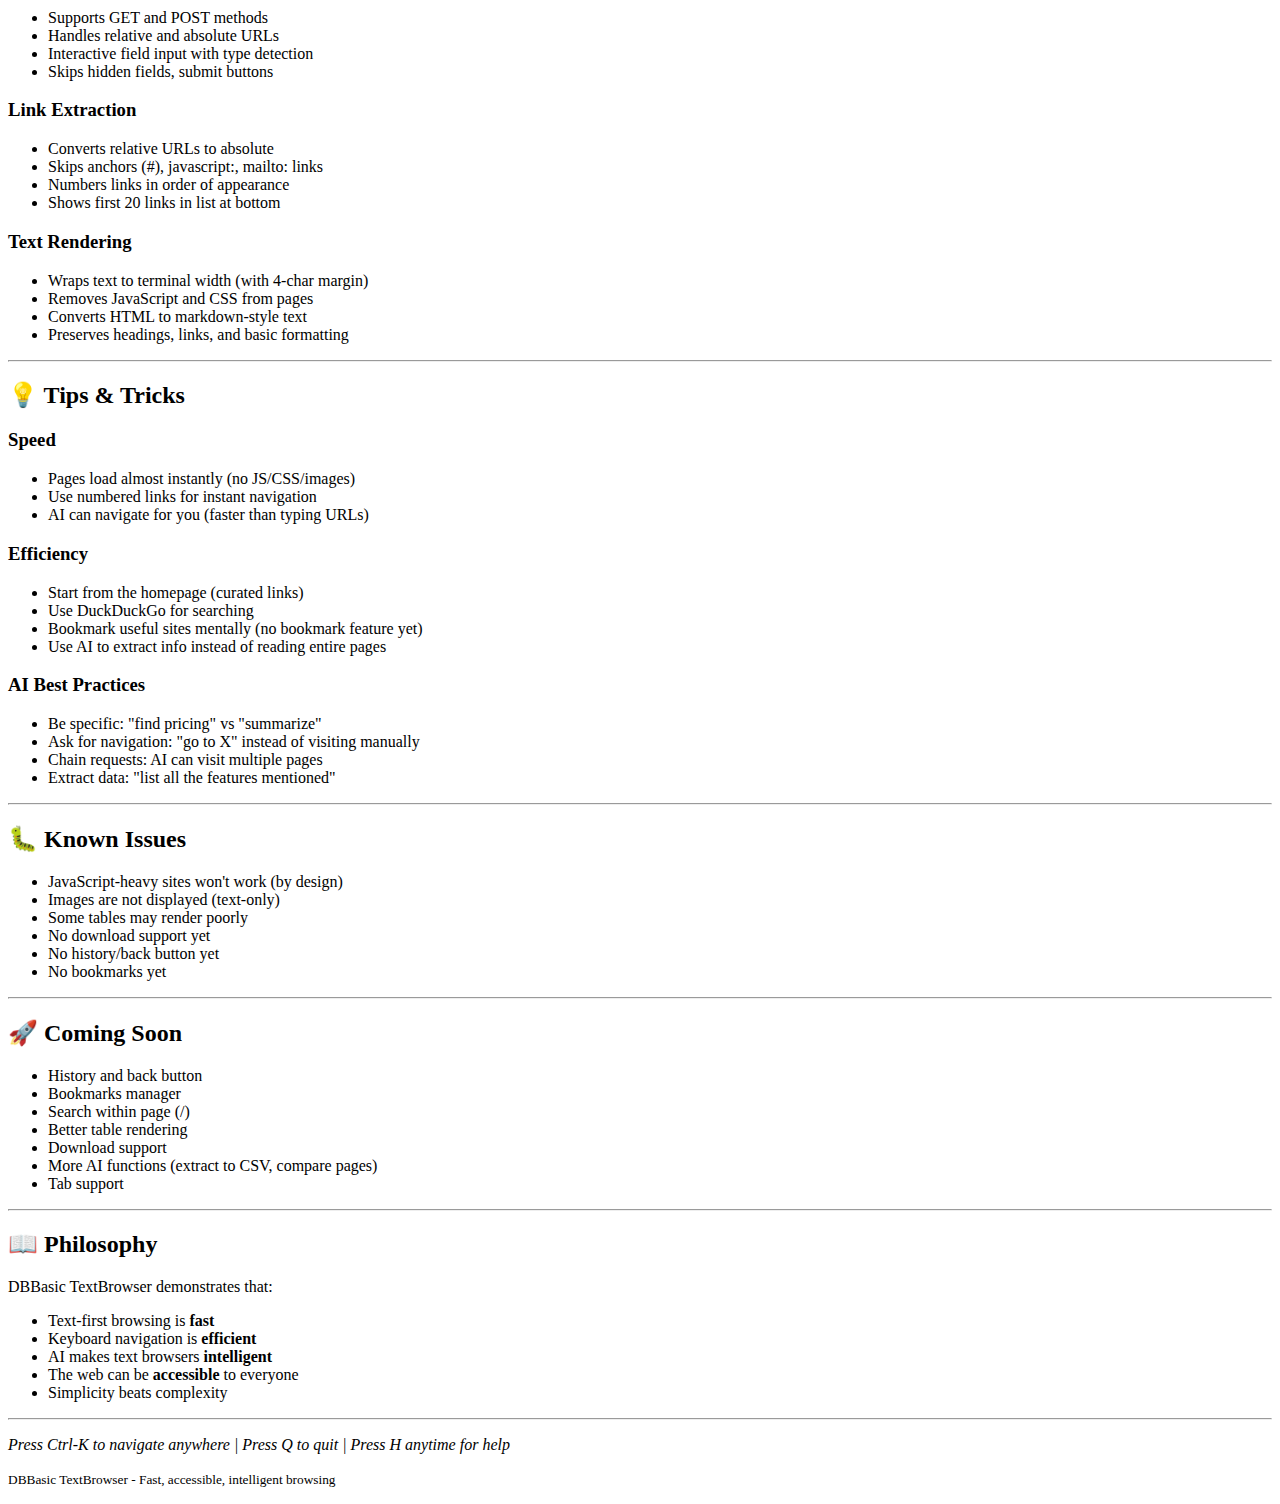
<file: help.html>
<!DOCTYPE html>
<html lang="en">
<head>
    <meta charset="UTF-8">
    <meta name="viewport" content="width=device-width, initial-scale=1.0">
    <title>DBBasic TextBrowser Help</title>
</head>
<body>
    <h1>DBBasic TextBrowser Help</h1>
    <p>A text-mode web browser with AI assistance</p>

    <hr>

    <h2>🎯 Quick Start</h2>
    <ul>
        <li>Press <strong>Ctrl-K</strong> to enter a URL or AI command</li>
        <li>Press <strong>0-9</strong> to follow numbered links instantly</li>
        <li>Press <strong>F</strong> to fill out forms (like search boxes)</li>
        <li>Press <strong>H</strong> to see this help page</li>
        <li>Press <strong>Q</strong> to quit</li>
    </ul>

    <hr>

    <h2>⌨️ Keyboard Controls</h2>

    <h3>Navigation</h3>
    <ul>
        <li><strong>Ctrl-K</strong> - Open address/AI command box</li>
        <li><strong>↑ ↓</strong> - Scroll up/down one line</li>
        <li><strong>Page Up/Down</strong> - Scroll one page</li>
        <li><strong>Home</strong> - Jump to top of page</li>
        <li><strong>End</strong> - Jump to bottom of page</li>
    </ul>

    <h3>Links</h3>
    <ul>
        <li><strong>0-9</strong> - Follow links 0 through 9 instantly</li>
        <li><strong>G</strong> - Go to link by number (for links 10+)</li>
        <li>Links appear inline as <strong>[0]</strong>, <strong>[1]</strong>, etc.</li>
    </ul>

    <h3>Forms</h3>
    <ul>
        <li><strong>F</strong> - Fill out form on current page</li>
        <li>Interactive field-by-field input</li>
        <li>Automatically submits when done</li>
    </ul>

    <h3>Other</h3>
    <ul>
        <li><strong>H</strong> - Show this help page</li>
        <li><strong>Q</strong> - Quit browser</li>
    </ul>

    <hr>

    <h2>🤖 AI Features</h2>

    <h3>AI Status</h3>
    <p>AI features require an OpenAI API key. Set it with:</p>
    <pre>export OPENAI_API_KEY=your-key-here</pre>

    <h3>Using AI Commands</h3>
    <p>Press <strong>Ctrl-K</strong> and type natural language commands:</p>

    <h4>Content Analysis</h4>
    <ul>
        <li><strong>summarize this page</strong> - Get a concise summary</li>
        <li><strong>what are the main points?</strong> - Extract key information</li>
        <li><strong>explain this like I'm 5</strong> - Simplify complex content</li>
        <li><strong>what is this article about?</strong> - General comprehension</li>
    </ul>

    <h4>Information Extraction</h4>
    <ul>
        <li><strong>find pricing information</strong> - Extract specific data</li>
        <li><strong>what does this say about [topic]?</strong> - Targeted questions</li>
        <li><strong>list all the key dates mentioned</strong> - Extract structured info</li>
    </ul>

    <h4>Translation</h4>
    <ul>
        <li><strong>translate to Spanish</strong> - Translate content</li>
        <li><strong>translate to [language]</strong> - Any language</li>
    </ul>

    <h4>Navigation (AI Function Calling)</h4>
    <ul>
        <li><strong>go to wikipedia for [topic]</strong> - AI navigates for you</li>
        <li><strong>find the homepage for [company]</strong> - AI searches and navigates</li>
        <li><strong>search for [query]</strong> - AI can search and navigate</li>
    </ul>

    <h3>How AI Detection Works</h3>
    <p>When you press Ctrl-K, the browser detects:</p>
    <ul>
        <li><strong>URL</strong> (contains domain) → Navigate to page</li>
        <li><strong>Natural language</strong> → Send to AI for processing</li>
    </ul>

    <hr>

    <h2>📊 AI Model</h2>
    <p>Currently using: <strong>GPT-5-nano</strong></p>
    <ul>
        <li>Fastest and most cost-efficient GPT-5 variant</li>
        <li>Good balance of speed and quality for text processing</li>
        <li>Supports function calling for navigation</li>
    </ul>

    <hr>

    <h2>🎨 Visual Features</h2>

    <h3>Color Coding</h3>
    <ul>
        <li><strong style="color: magenta;">Magenta</strong> - Headings (lines starting with #)</li>
        <li><strong style="color: green;">Green</strong> - Links with numbers [0], [1], etc.</li>
        <li><strong style="color: white;">Bright white</strong> - Bold text (**text**)</li>
        <li><strong style="color: red;">Red</strong> - Emphasis (_text_)</li>
        <li><strong style="color: yellow;">Yellow</strong> - Separators (=== or ---)</li>
        <li><strong style="color: cyan;">Cyan</strong> - Status bar at top</li>
    </ul>

    <h3>Status Bar</h3>
    <p>Top of screen shows:</p>
    <ul>
        <li>Browser name: DBBasic TextBrowser</li>
        <li>Current URL</li>
    </ul>

    <h3>Help Bar</h3>
    <p>Bottom of screen shows available commands:</p>
    <ul>
        <li>Always visible keyboard shortcuts</li>
        <li>Dynamically shows "F: Form" when forms detected</li>
        <li>Shows "0-9/G: Links" when links available</li>
        <li>Scroll percentage indicator on right</li>
    </ul>

    <hr>

    <h2>🌐 Supported Sites</h2>

    <h3>What Works</h3>
    <p>Sites that work well in text mode:</p>
    <ul>
        <li><strong>News sites</strong> - BBC, NPR Text, CNN Lite</li>
        <li><strong>Wikipedia</strong> - Full access to articles</li>
        <li><strong>Search engines</strong> - DuckDuckGo, Google</li>
        <li><strong>Tech sites</strong> - Hacker News, Stack Overflow, GitHub</li>
        <li><strong>Old interfaces</strong> - old.reddit.com, Craigslist</li>
        <li><strong>Lightweight alternatives</strong> - Invidious, Nitter</li>
    </ul>

    <h3>What Doesn't Work</h3>
    <p>Sites requiring JavaScript:</p>
    <ul>
        <li><strong>YouTube.com</strong> - Use Invidious instead (yewtu.be)</li>
        <li><strong>Twitter.com</strong> - Use Nitter instead (nitter.net)</li>
        <li><strong>Facebook</strong> - No good alternative</li>
        <li><strong>Instagram</strong> - Use bibliogram instances</li>
        <li><strong>Modern web apps</strong> - Gmail, Google Docs, Slack, etc.</li>
    </ul>

    <h3>Detection</h3>
    <p>When you visit a JavaScript-heavy site, the browser will:</p>
    <ul>
        <li>Detect empty or minimal content</li>
        <li>Show a warning message</li>
        <li>Suggest alternative sites</li>
        <li>Offer AI assistance to find alternatives</li>
    </ul>

    <hr>

    <h2>🔧 Technical Details</h2>

    <h3>User Agent</h3>
    <pre>Lynx/2.9.0dev.6 libwww-FM/2.14 SSL-MM/1.4.1</pre>
    <p>The browser identifies as Lynx for compatibility.</p>

    <h3>Form Handling</h3>
    <ul>
        <li>Supports GET and POST methods</li>
        <li>Handles relative and absolute URLs</li>
        <li>Interactive field input with type detection</li>
        <li>Skips hidden fields, submit buttons</li>
    </ul>

    <h3>Link Extraction</h3>
    <ul>
        <li>Converts relative URLs to absolute</li>
        <li>Skips anchors (#), javascript:, mailto: links</li>
        <li>Numbers links in order of appearance</li>
        <li>Shows first 20 links in list at bottom</li>
    </ul>

    <h3>Text Rendering</h3>
    <ul>
        <li>Wraps text to terminal width (with 4-char margin)</li>
        <li>Removes JavaScript and CSS from pages</li>
        <li>Converts HTML to markdown-style text</li>
        <li>Preserves headings, links, and basic formatting</li>
    </ul>

    <hr>

    <h2>💡 Tips & Tricks</h2>

    <h3>Speed</h3>
    <ul>
        <li>Pages load almost instantly (no JS/CSS/images)</li>
        <li>Use numbered links for instant navigation</li>
        <li>AI can navigate for you (faster than typing URLs)</li>
    </ul>

    <h3>Efficiency</h3>
    <ul>
        <li>Start from the homepage (curated links)</li>
        <li>Use DuckDuckGo for searching</li>
        <li>Bookmark useful sites mentally (no bookmark feature yet)</li>
        <li>Use AI to extract info instead of reading entire pages</li>
    </ul>

    <h3>AI Best Practices</h3>
    <ul>
        <li>Be specific: "find pricing" vs "summarize"</li>
        <li>Ask for navigation: "go to X" instead of visiting manually</li>
        <li>Chain requests: AI can visit multiple pages</li>
        <li>Extract data: "list all the features mentioned"</li>
    </ul>

    <hr>

    <h2>🐛 Known Issues</h2>
    <ul>
        <li>JavaScript-heavy sites won't work (by design)</li>
        <li>Images are not displayed (text-only)</li>
        <li>Some tables may render poorly</li>
        <li>No download support yet</li>
        <li>No history/back button yet</li>
        <li>No bookmarks yet</li>
    </ul>

    <hr>

    <h2>🚀 Coming Soon</h2>
    <ul>
        <li>History and back button</li>
        <li>Bookmarks manager</li>
        <li>Search within page (/)</li>
        <li>Better table rendering</li>
        <li>Download support</li>
        <li>More AI functions (extract to CSV, compare pages)</li>
        <li>Tab support</li>
    </ul>

    <hr>

    <h2>📖 Philosophy</h2>
    <p>DBBasic TextBrowser demonstrates that:</p>
    <ul>
        <li>Text-first browsing is <strong>fast</strong></li>
        <li>Keyboard navigation is <strong>efficient</strong></li>
        <li>AI makes text browsers <strong>intelligent</strong></li>
        <li>The web can be <strong>accessible</strong> to everyone</li>
        <li>Simplicity beats complexity</li>
    </ul>

    <hr>

    <p><em>Press Ctrl-K to navigate anywhere | Press Q to quit | Press H anytime for help</em></p>
    <p><small>DBBasic TextBrowser - Fast, accessible, intelligent browsing</small></p>
</body>
</html>
</file>
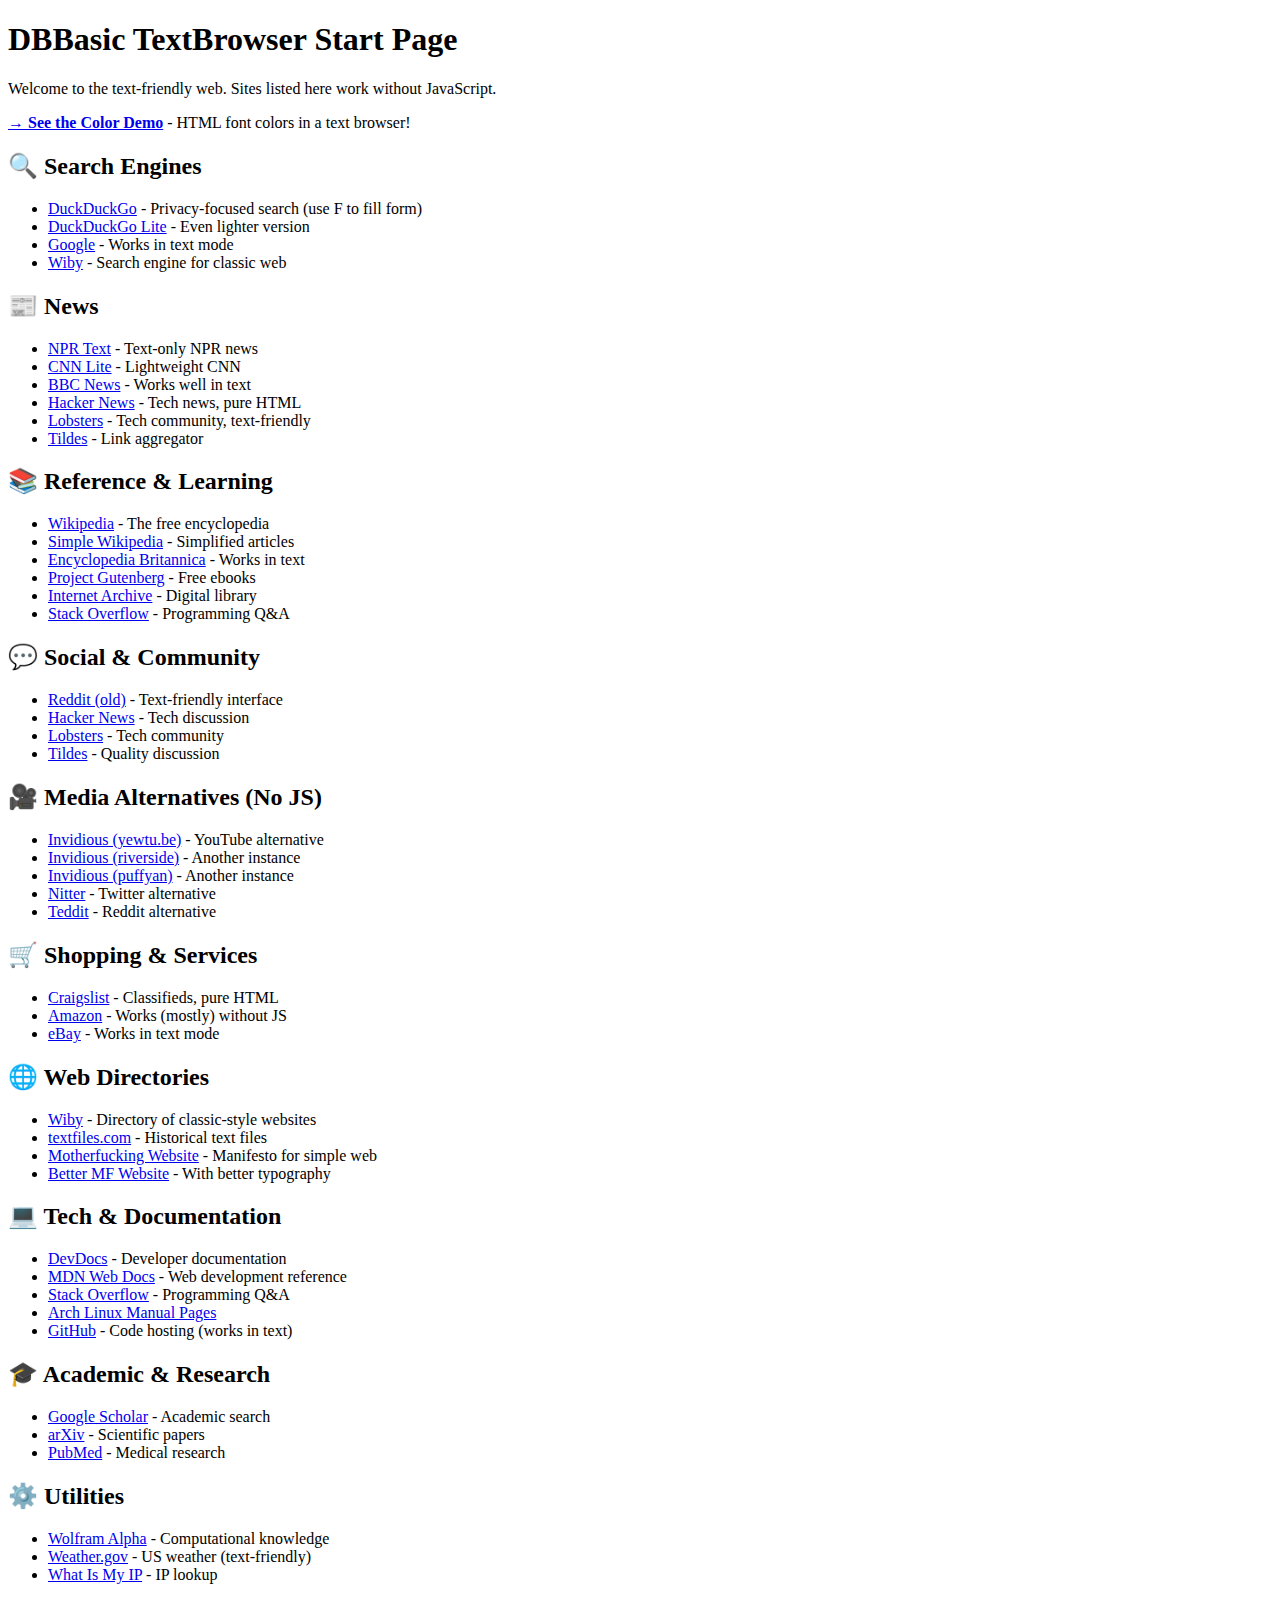
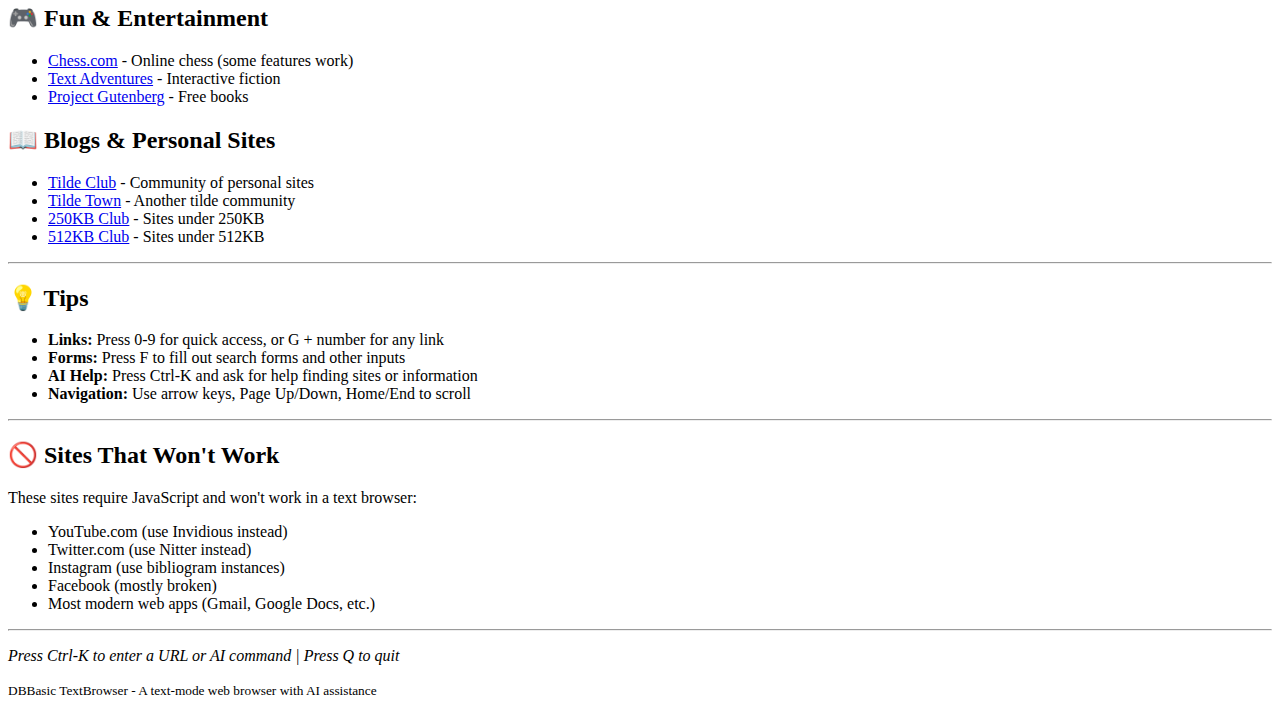
<file: homepage.html>
<!DOCTYPE html>
<html lang="en">
<head>
    <meta charset="UTF-8">
    <meta name="viewport" content="width=device-width, initial-scale=1.0">
    <title>DBBasic TextBrowser Start Page</title>
</head>
<body>
    <h1>DBBasic TextBrowser Start Page</h1>
    <p>Welcome to the text-friendly web. Sites listed here work without JavaScript.</p>

    <p><strong><a href="demo.html">→ See the Color Demo</a></strong> - HTML font colors in a text browser!</p>

    <h2>🔍 Search Engines</h2>
    <ul>
        <li><a href="https://duckduckgo.com/">DuckDuckGo</a> - Privacy-focused search (use F to fill form)</li>
        <li><a href="https://lite.duckduckgo.com/lite/">DuckDuckGo Lite</a> - Even lighter version</li>
        <li><a href="https://www.google.com/">Google</a> - Works in text mode</li>
        <li><a href="https://wiby.me/">Wiby</a> - Search engine for classic web</li>
    </ul>

    <h2>📰 News</h2>
    <ul>
        <li><a href="https://text.npr.org/">NPR Text</a> - Text-only NPR news</li>
        <li><a href="https://lite.cnn.com/">CNN Lite</a> - Lightweight CNN</li>
        <li><a href="https://www.bbc.com/news">BBC News</a> - Works well in text</li>
        <li><a href="https://news.ycombinator.com/">Hacker News</a> - Tech news, pure HTML</li>
        <li><a href="https://lobste.rs/">Lobsters</a> - Tech community, text-friendly</li>
        <li><a href="https://tildes.net/">Tildes</a> - Link aggregator</li>
    </ul>

    <h2>📚 Reference & Learning</h2>
    <ul>
        <li><a href="https://en.wikipedia.org/">Wikipedia</a> - The free encyclopedia</li>
        <li><a href="https://simple.wikipedia.org/">Simple Wikipedia</a> - Simplified articles</li>
        <li><a href="https://www.britannica.com/">Encyclopedia Britannica</a> - Works in text</li>
        <li><a href="https://www.gutenberg.org/">Project Gutenberg</a> - Free ebooks</li>
        <li><a href="https://archive.org/">Internet Archive</a> - Digital library</li>
        <li><a href="https://stackoverflow.com/">Stack Overflow</a> - Programming Q&A</li>
    </ul>

    <h2>💬 Social & Community</h2>
    <ul>
        <li><a href="https://old.reddit.com/">Reddit (old)</a> - Text-friendly interface</li>
        <li><a href="https://news.ycombinator.com/">Hacker News</a> - Tech discussion</li>
        <li><a href="https://lobste.rs/">Lobsters</a> - Tech community</li>
        <li><a href="https://tildes.net/">Tildes</a> - Quality discussion</li>
    </ul>

    <h2>🎥 Media Alternatives (No JS)</h2>
    <ul>
        <li><a href="https://yewtu.be/">Invidious (yewtu.be)</a> - YouTube alternative</li>
        <li><a href="https://inv.riverside.rocks/">Invidious (riverside)</a> - Another instance</li>
        <li><a href="https://vid.puffyan.us/">Invidious (puffyan)</a> - Another instance</li>
        <li><a href="https://nitter.net/">Nitter</a> - Twitter alternative</li>
        <li><a href="https://teddit.net/">Teddit</a> - Reddit alternative</li>
    </ul>

    <h2>🛒 Shopping & Services</h2>
    <ul>
        <li><a href="https://www.craigslist.org/">Craigslist</a> - Classifieds, pure HTML</li>
        <li><a href="https://www.amazon.com/">Amazon</a> - Works (mostly) without JS</li>
        <li><a href="https://www.ebay.com/">eBay</a> - Works in text mode</li>
    </ul>

    <h2>🌐 Web Directories</h2>
    <ul>
        <li><a href="https://wiby.me/">Wiby</a> - Directory of classic-style websites</li>
        <li><a href="https://www.textfiles.com/">textfiles.com</a> - Historical text files</li>
        <li><a href="http://motherfuckingwebsite.com/">Motherfucking Website</a> - Manifesto for simple web</li>
        <li><a href="http://bettermotherfuckingwebsite.com/">Better MF Website</a> - With better typography</li>
    </ul>

    <h2>💻 Tech & Documentation</h2>
    <ul>
        <li><a href="https://devdocs.io/">DevDocs</a> - Developer documentation</li>
        <li><a href="https://developer.mozilla.org/">MDN Web Docs</a> - Web development reference</li>
        <li><a href="https://stackoverflow.com/">Stack Overflow</a> - Programming Q&A</li>
        <li><a href="https://man.archlinux.org/">Arch Linux Manual Pages</a></li>
        <li><a href="https://github.com/">GitHub</a> - Code hosting (works in text)</li>
    </ul>

    <h2>🎓 Academic & Research</h2>
    <ul>
        <li><a href="https://scholar.google.com/">Google Scholar</a> - Academic search</li>
        <li><a href="https://arxiv.org/">arXiv</a> - Scientific papers</li>
        <li><a href="https://www.ncbi.nlm.nih.gov/pubmed/">PubMed</a> - Medical research</li>
    </ul>

    <h2>⚙️ Utilities</h2>
    <ul>
        <li><a href="https://www.wolframalpha.com/">Wolfram Alpha</a> - Computational knowledge</li>
        <li><a href="https://www.weather.gov/">Weather.gov</a> - US weather (text-friendly)</li>
        <li><a href="https://whatismyipaddress.com/">What Is My IP</a> - IP lookup</li>
    </ul>

    <h2>🎮 Fun & Entertainment</h2>
    <ul>
        <li><a href="https://www.chess.com/">Chess.com</a> - Online chess (some features work)</li>
        <li><a href="http://www.textadventures.co.uk/">Text Adventures</a> - Interactive fiction</li>
        <li><a href="https://www.gutenberg.org/">Project Gutenberg</a> - Free books</li>
    </ul>

    <h2>📖 Blogs & Personal Sites</h2>
    <ul>
        <li><a href="https://tilde.club/">Tilde Club</a> - Community of personal sites</li>
        <li><a href="https://tilde.town/">Tilde Town</a> - Another tilde community</li>
        <li><a href="https://250kb.club/">250KB Club</a> - Sites under 250KB</li>
        <li><a href="https://512kb.club/">512KB Club</a> - Sites under 512KB</li>
    </ul>

    <hr>

    <h2>💡 Tips</h2>
    <ul>
        <li><strong>Links:</strong> Press 0-9 for quick access, or G + number for any link</li>
        <li><strong>Forms:</strong> Press F to fill out search forms and other inputs</li>
        <li><strong>AI Help:</strong> Press Ctrl-K and ask for help finding sites or information</li>
        <li><strong>Navigation:</strong> Use arrow keys, Page Up/Down, Home/End to scroll</li>
    </ul>

    <hr>

    <h2>🚫 Sites That Won't Work</h2>
    <p>These sites require JavaScript and won't work in a text browser:</p>
    <ul>
        <li>YouTube.com (use Invidious instead)</li>
        <li>Twitter.com (use Nitter instead)</li>
        <li>Instagram (use bibliogram instances)</li>
        <li>Facebook (mostly broken)</li>
        <li>Most modern web apps (Gmail, Google Docs, etc.)</li>
    </ul>

    <hr>

    <p><em>Press Ctrl-K to enter a URL or AI command | Press Q to quit</em></p>
    <p><small>DBBasic TextBrowser - A text-mode web browser with AI assistance</small></p>
</body>
</html>
</file>
<file: textfirst.css>
/**
 * TextFirst.css - A Semantic CSS Framework
 *
 * Philosophy: Enhance semantic HTML instead of replacing it.
 * Works in text browsers AND graphical browsers.
 * Against the Tri-Hard Pattern.
 *
 * Version: 0.1.0
 * License: MIT
 * Date: 2025-01-28
 */

/* ============================================
   BASE STYLES
   ============================================ */

* {
  box-sizing: border-box;
}

body {
  font-family: -apple-system, BlinkMacSystemFont, 'Segoe UI', Roboto,
               'Helvetica Neue', Arial, sans-serif;
  line-height: 1.6;
  color: #1f2937;
  max-width: 80ch;
  margin: 0 auto;
  padding: 2rem 1rem;
  background-color: #ffffff;
}

/* ============================================
   TYPOGRAPHY
   ============================================ */

h1, h2, h3, h4, h5, h6 {
  line-height: 1.2;
  margin-top: 2rem;
  margin-bottom: 1rem;
  font-weight: 700;
}

h1 { font-size: 2.5rem; color: #111827; }
h2 { font-size: 2rem; color: #1f2937; border-bottom: 2px solid #e5e7eb; padding-bottom: 0.5rem; }
h3 { font-size: 1.5rem; color: #374151; }
h4 { font-size: 1.25rem; color: #4b5563; }
h5 { font-size: 1.125rem; color: #6b7280; }
h6 { font-size: 1rem; color: #6b7280; }

p {
  margin: 1rem 0;
}

hr {
  border: none;
  border-top: 2px solid #e5e7eb;
  margin: 2rem 0;
}

/* ============================================
   ENHANCE OLD SEMANTIC TAGS
   ============================================ */

/* Font colors - enhance <font color> tag */
font[color="red"] {
  color: #dc2626;
  background-color: #fef2f2;
  padding: 0.125rem 0.375rem;
  border-radius: 0.25rem;
  font-weight: 500;
}

font[color="green"] {
  color: #16a34a;
  background-color: #f0fdf4;
  padding: 0.125rem 0.375rem;
  border-radius: 0.25rem;
  font-weight: 500;
}

font[color="yellow"] {
  color: #ca8a04;
  background-color: #fefce8;
  padding: 0.125rem 0.375rem;
  border-radius: 0.25rem;
  font-weight: 500;
}

font[color="blue"] {
  color: #2563eb;
  background-color: #eff6ff;
  padding: 0.125rem 0.375rem;
  border-radius: 0.25rem;
  font-weight: 500;
}

font[color="cyan"] {
  color: #0891b2;
  background-color: #ecfeff;
  padding: 0.125rem 0.375rem;
  border-radius: 0.25rem;
  font-weight: 500;
}

font[color="magenta"] {
  color: #c026d3;
  background-color: #fdf4ff;
  padding: 0.125rem 0.375rem;
  border-radius: 0.25rem;
  font-weight: 500;
}

font[color="white"] {
  color: #f9fafb;
  background-color: #111827;
  padding: 0.125rem 0.375rem;
  border-radius: 0.25rem;
}

/* Center tag - works in text, enhanced in graphical */
center {
  text-align: center;
  display: block;
  margin: 1rem 0;
}

/* Menu tag - numbered lists */
menu {
  list-style: none;
  padding: 0;
  counter-reset: menu-counter;
  margin: 1rem 0;
}

menu li {
  counter-increment: menu-counter;
  padding: 0.75rem 1rem;
  margin: 0.5rem 0;
  border-left: 4px solid #3b82f6;
  background-color: #f9fafb;
  border-radius: 0 0.375rem 0.375rem 0;
  transition: all 0.2s;
}

menu li:hover {
  background-color: #eff6ff;
  border-left-width: 6px;
}

menu li::before {
  content: "[" counter(menu-counter) "] ";
  font-weight: bold;
  color: #3b82f6;
  margin-right: 0.75rem;
  font-family: 'Courier New', monospace;
}

menu li a {
  text-decoration: none;
  color: #1f2937;
  font-weight: 500;
}

menu li a:hover {
  color: #3b82f6;
}

/* Blockquote - add visual bar */
blockquote {
  border-left: 4px solid #3b82f6;
  padding-left: 1.5rem;
  margin: 1.5rem 0;
  color: #4b5563;
  font-style: italic;
  background-color: #f9fafb;
  padding: 1rem 1.5rem;
  border-radius: 0 0.5rem 0.5rem 0;
}

blockquote footer {
  margin-top: 0.5rem;
  font-size: 0.875rem;
  color: #6b7280;
  font-style: normal;
}

/* ============================================
   CODE AND PRE
   ============================================ */

code {
  background-color: #f3f4f6;
  padding: 0.125rem 0.375rem;
  border-radius: 0.25rem;
  font-family: 'Monaco', 'Courier New', monospace;
  font-size: 0.875em;
  color: #dc2626;
}

pre {
  background-color: #1f2937;
  color: #f9fafb;
  padding: 1.5rem;
  border-radius: 0.5rem;
  overflow-x: auto;
  margin: 1.5rem 0;
  border: 2px solid #374151;
}

pre code {
  background: none;
  color: inherit;
  padding: 0;
  font-size: 0.875rem;
  line-height: 1.7;
}

kbd {
  background-color: #1f2937;
  color: #f9fafb;
  padding: 0.125rem 0.5rem;
  border-radius: 0.25rem;
  font-family: 'Monaco', 'Courier New', monospace;
  font-size: 0.875em;
  border: 1px solid #374151;
  box-shadow: 0 2px 0 #374151;
}

samp {
  background-color: #f3f4f6;
  padding: 0.5rem 1rem;
  display: block;
  margin: 1rem 0;
  border-left: 3px solid #6b7280;
  font-family: 'Monaco', 'Courier New', monospace;
  font-size: 0.875rem;
}

/* ============================================
   DETAILS AND SUMMARY
   ============================================ */

details {
  border: 2px solid #e5e7eb;
  border-radius: 0.5rem;
  padding: 1rem;
  margin: 1rem 0;
  background-color: #f9fafb;
}

details[open] {
  background-color: #ffffff;
  border-color: #3b82f6;
}

summary {
  cursor: pointer;
  font-weight: 600;
  user-select: none;
  list-style: none;
  padding: 0.5rem;
  margin: -0.5rem;
  border-radius: 0.375rem;
  transition: background-color 0.2s;
}

summary::-webkit-details-marker {
  display: none;
}

summary::before {
  content: "[+] ";
  color: #3b82f6;
  font-weight: bold;
  margin-right: 0.5rem;
  font-family: 'Courier New', monospace;
}

details[open] summary::before {
  content: "[-] ";
  color: #16a34a;
}

summary:hover {
  background-color: #eff6ff;
}

details[open] summary {
  margin-bottom: 1rem;
  border-bottom: 2px solid #e5e7eb;
}

/* ============================================
   HTML5 SEMANTIC TAGS
   ============================================ */

article {
  max-width: 75ch;
  margin: 2rem auto;
}

article header {
  border-bottom: 3px solid #3b82f6;
  margin-bottom: 2rem;
  padding-bottom: 1rem;
}

article header h1 {
  margin-top: 0;
}

article footer {
  border-top: 2px solid #e5e7eb;
  margin-top: 3rem;
  padding-top: 1.5rem;
  color: #6b7280;
  font-size: 0.875rem;
}

aside {
  background-color: #fefce8;
  border-left: 4px solid #eab308;
  padding: 1.5rem;
  margin: 1.5rem 0;
  border-radius: 0 0.5rem 0.5rem 0;
}

aside h1, aside h2, aside h3 {
  margin-top: 0;
}

section {
  margin: 3rem 0;
}

nav ul {
  list-style: none;
  padding: 0;
}

nav ul li {
  display: inline-block;
  margin-right: 1.5rem;
}

nav ul li a {
  text-decoration: none;
  color: #3b82f6;
  font-weight: 500;
  transition: color 0.2s;
}

nav ul li a:hover {
  color: #1e40af;
  text-decoration: underline;
}

/* ============================================
   NEW SEMANTIC TAGS (custom elements)
   ============================================ */

/* <color name="error|success|warning|info|muted|highlight"> */
color {
  padding: 0.125rem 0.375rem;
  border-radius: 0.25rem;
  font-weight: 500;
}

color[name="error"] {
  color: #dc2626;
  background-color: #fef2f2;
}

color[name="success"] {
  color: #16a34a;
  background-color: #f0fdf4;
}

color[name="warning"] {
  color: #ca8a04;
  background-color: #fefce8;
}

color[name="info"] {
  color: #2563eb;
  background-color: #eff6ff;
}

color[name="muted"] {
  color: #6b7280;
  background-color: transparent;
  padding: 0;
}

color[name="highlight"] {
  background-color: #fef08a;
  color: #854d0e;
  font-weight: 600;
}

/* <box style="single|double|rounded|bold"> */
box {
  display: block;
  border: 2px solid #3b82f6;
  padding: 1.5rem;
  margin: 1.5rem 0;
  border-radius: 0.5rem;
  background-color: #ffffff;
}

box[style="double"] {
  border-width: 4px;
  border-color: #1e40af;
}

box[style="rounded"] {
  border-radius: 1rem;
}

box[style="bold"] {
  border-width: 3px;
  border-color: #1e40af;
  box-shadow: 0 4px 6px rgba(0, 0, 0, 0.1);
}

box h1, box h2, box h3, box h4, box h5, box h6 {
  margin-top: 0;
}

/* <banner type="info|warning|error|success"> */
banner {
  display: block;
  padding: 1rem 1.5rem;
  margin: 1.5rem 0;
  border-radius: 0.5rem;
  border: 2px solid;
  font-weight: 500;
}

banner[type="info"] {
  background-color: #eff6ff;
  border-color: #3b82f6;
  color: #1e40af;
}

banner[type="warning"] {
  background-color: #fefce8;
  border-color: #eab308;
  color: #854d0e;
}

banner[type="error"] {
  background-color: #fef2f2;
  border-color: #ef4444;
  color: #991b1b;
}

banner[type="success"] {
  background-color: #f0fdf4;
  border-color: #16a34a;
  color: #166534;
}

banner::before {
  font-weight: bold;
  margin-right: 0.75rem;
  font-size: 1.25em;
}

banner[type="info"]::before {
  content: "ℹ️";
}

banner[type="warning"]::before {
  content: "⚠️";
}

banner[type="error"]::before {
  content: "❌";
}

banner[type="success"]::before {
  content: "✅";
}

/* <status value="online|offline|degraded|unknown"> */
status {
  font-weight: 500;
}

status::before {
  content: "● ";
  font-size: 1.2em;
  margin-right: 0.5rem;
}

status[value="online"] {
  color: #16a34a;
}

status[value="online"]::before {
  color: #16a34a;
}

status[value="offline"] {
  color: #dc2626;
}

status[value="offline"]::before {
  color: #dc2626;
}

status[value="degraded"] {
  color: #eab308;
}

status[value="degraded"]::before {
  color: #eab308;
}

status[value="unknown"] {
  color: #9ca3af;
}

status[value="unknown"]::before {
  color: #9ca3af;
}

/* ============================================
   TABLES
   ============================================ */

table {
  width: 100%;
  border-collapse: collapse;
  margin: 1.5rem 0;
}

th, td {
  padding: 0.75rem 1rem;
  text-align: left;
  border-bottom: 1px solid #e5e7eb;
}

th {
  background-color: #f9fafb;
  font-weight: 600;
  border-bottom: 2px solid #d1d5db;
  color: #374151;
}

tr:hover {
  background-color: #f9fafb;
}

table[simple] {
  border: 2px solid #d1d5db;
  border-radius: 0.5rem;
  overflow: hidden;
}

table[simple] th {
  background-color: #e5e7eb;
  border-bottom: 3px solid #d1d5db;
}

/* ============================================
   FORMS
   ============================================ */

label {
  display: block;
  font-weight: 600;
  margin-bottom: 0.5rem;
  color: #374151;
}

input, textarea, select {
  font-family: inherit;
  font-size: 1rem;
  padding: 0.625rem 0.875rem;
  border: 2px solid #d1d5db;
  border-radius: 0.375rem;
  width: 100%;
  max-width: 30rem;
  transition: all 0.2s;
}

input:focus, textarea:focus, select:focus {
  outline: none;
  border-color: #3b82f6;
  box-shadow: 0 0 0 3px rgba(59, 130, 246, 0.1);
}

input[type="checkbox"], input[type="radio"] {
  width: auto;
  margin-right: 0.5rem;
}

button, input[type="submit"], input[type="button"] {
  background-color: #3b82f6;
  color: white;
  border: none;
  padding: 0.625rem 1.25rem;
  border-radius: 0.375rem;
  cursor: pointer;
  font-weight: 600;
  width: auto;
  transition: background-color 0.2s;
  font-size: 1rem;
}

button:hover, input[type="submit"]:hover, input[type="button"]:hover {
  background-color: #2563eb;
}

button:active, input[type="submit"]:active, input[type="button"]:active {
  background-color: #1e40af;
}

fieldset {
  border: 2px solid #e5e7eb;
  border-radius: 0.5rem;
  padding: 1.5rem;
  margin: 1rem 0;
}

legend {
  font-weight: 600;
  padding: 0 0.5rem;
  color: #374151;
}

/* ============================================
   LISTS
   ============================================ */

ul, ol {
  margin: 1rem 0;
  padding-left: 2rem;
}

li {
  margin: 0.5rem 0;
}

dl {
  margin: 1rem 0;
}

dt {
  font-weight: 600;
  color: #374151;
  margin-top: 1rem;
}

dd {
  margin-left: 2rem;
  margin-top: 0.5rem;
  color: #4b5563;
}

/* ============================================
   LINKS
   ============================================ */

a {
  color: #3b82f6;
  text-decoration: underline;
  transition: color 0.2s;
}

a:hover {
  color: #1e40af;
}

a:visited {
  color: #7c3aed;
}

/* ============================================
   UTILITIES (minimal, semantic only)
   ============================================ */

.text-center { text-align: center; }
.text-right { text-align: right; }
.text-left { text-align: left; }

.mb-0 { margin-bottom: 0; }
.mb-1 { margin-bottom: 0.5rem; }
.mb-2 { margin-bottom: 1rem; }
.mb-4 { margin-bottom: 2rem; }

.mt-0 { margin-top: 0; }
.mt-1 { margin-top: 0.5rem; }
.mt-2 { margin-top: 1rem; }
.mt-4 { margin-top: 2rem; }

.hidden { display: none; }
.block { display: block; }
.inline { display: inline; }
.inline-block { display: inline-block; }

/* ============================================
   RESPONSIVE
   ============================================ */

@media (max-width: 768px) {
  body {
    padding: 1rem;
  }

  h1 { font-size: 2rem; }
  h2 { font-size: 1.75rem; }
  h3 { font-size: 1.5rem; }

  menu li {
    padding: 0.5rem 0.75rem;
  }

  table {
    font-size: 0.875rem;
  }

  th, td {
    padding: 0.5rem;
  }
}

/* ============================================
   PRINT STYLES
   ============================================ */

@media print {
  body {
    max-width: 100%;
    font-size: 12pt;
  }

  a {
    color: #000;
    text-decoration: underline;
  }

  a[href]::after {
    content: " (" attr(href) ")";
    font-size: 0.875em;
  }

  banner, box, details, blockquote {
    page-break-inside: avoid;
  }
}
</file>
